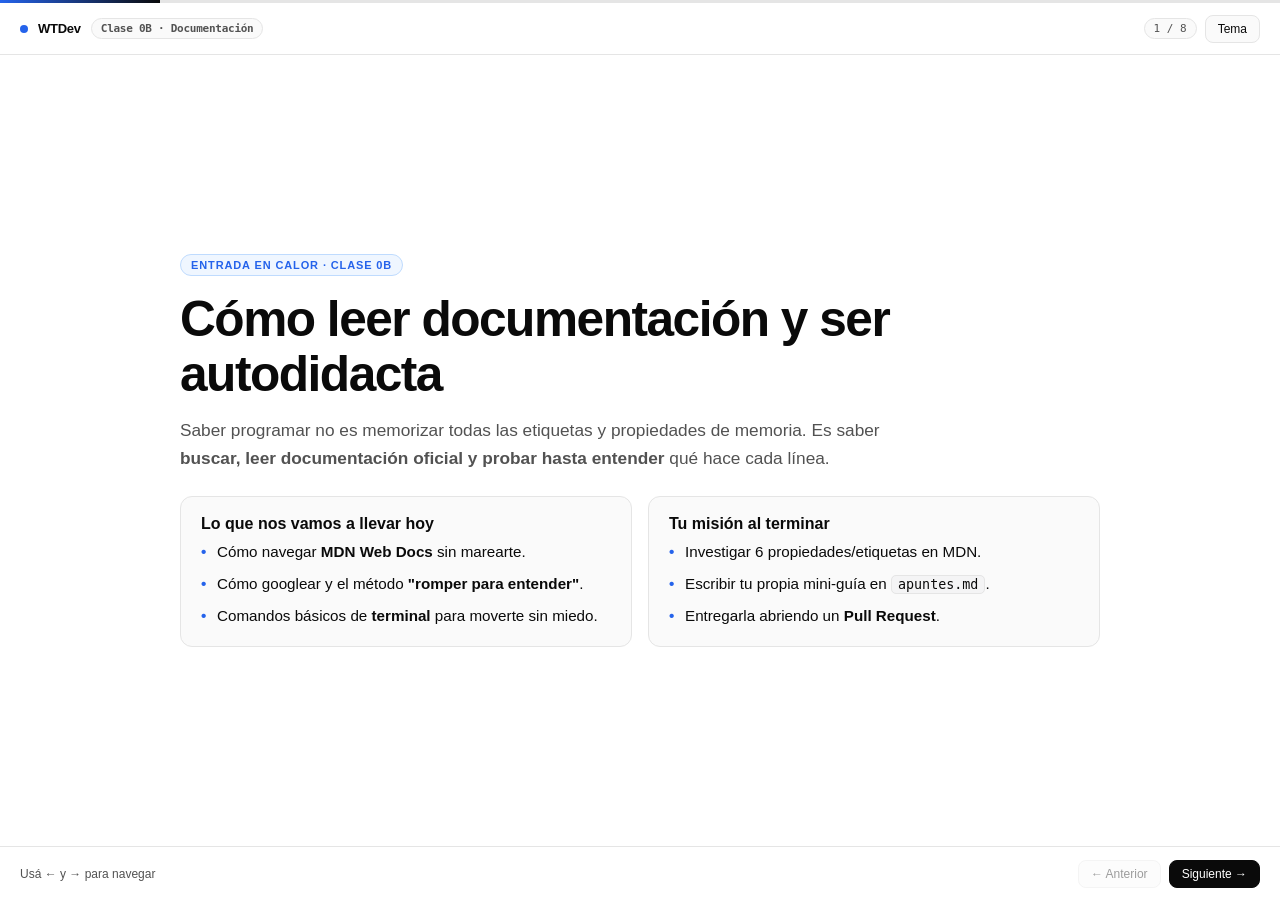
<file: clases/clase-00-documentacion/presentacion.html>
<!doctype html>
<html lang="es">
  <head>
    <meta charset="UTF-8" />
    <meta name="viewport" content="width=device-width, initial-scale=1.0" />
    <title>WTDev — Clase 0B: Cómo Leer Documentación</title>
    <style>
      :root {
        --bg: #ffffff;
        --surface: #fafafa;
        --surface-2: #f4f4f5;
        --hover: #efefef;
        --border: #e5e5e5;
        --border-strong: #d4d4d4;
        --fg: #0a0a0a;
        --muted: #525252;
        --subtle: #737373;
        --cta-bg: #0a0a0a;
        --cta-fg: #ffffff;

        --accent: #2563eb;
        --accent-bg: #eff6ff;
        --accent-border: #bfdbfe;

        --ok-bg: #f0fdf4;
        --ok-fg: #15803d;
        --ok-border: #bbf7d0;

        --err-bg: #fef2f2;
        --err-fg: #b91c1c;
        --err-border: #fecaca;

        --warn-bg: #fffbeb;
        --warn-fg: #b45309;
        --warn-border: #fde68a;

        --code-bg: #0f1117;
        --code-fg: #e5e7eb;
        --code-border: #1f2430;
      }

      :root.dark {
        --bg: #000000;
        --surface: #0a0a0a;
        --surface-2: #121212;
        --hover: #1a1a1a;
        --border: #222222;
        --border-strong: #333333;
        --fg: #f5f5f5;
        --muted: #a3a3a3;
        --subtle: #737373;
        --cta-bg: #ffffff;
        --cta-fg: #000000;

        --accent: #60a5fa;
        --accent-bg: #0b1629;
        --accent-border: #1e3a5f;

        --ok-bg: #052e16;
        --ok-fg: #86efac;
        --ok-border: #14532d;

        --err-bg: #2a0a0a;
        --err-fg: #fca5a5;
        --err-border: #7f1d1d;

        --warn-bg: #1c1405;
        --warn-fg: #fcd34d;
        --warn-border: #451a03;

        --code-bg: #090b10;
        --code-fg: #f3f4f6;
        --code-border: #222733;
      }

      * {
        box-sizing: border-box;
        margin: 0;
        padding: 0;
      }

      html,
      body {
        height: 100%;
      }

      body {
        background: var(--bg);
        color: var(--fg);
        font-family: -apple-system, BlinkMacSystemFont, "Inter", "Segoe UI", Roboto, sans-serif;
        min-height: 100vh;
        display: flex;
        flex-direction: column;
        -webkit-font-smoothing: antialiased;
        overflow-x: hidden;
      }

      .progress-track {
        height: 3px;
        width: 100%;
        background: var(--border);
        flex-shrink: 0;
      }

      .progress-fill {
        height: 100%;
        background: linear-gradient(90deg, var(--accent), var(--fg));
        transition: width 0.25s ease;
      }

      header {
        height: 52px;
        border-bottom: 1px solid var(--border);
        padding: 0 20px;
        display: flex;
        align-items: center;
        justify-content: space-between;
        font-size: 13px;
        flex-shrink: 0;
        background: var(--bg);
      }

      .brand {
        font-weight: 700;
        letter-spacing: -0.02em;
        display: flex;
        align-items: center;
        gap: 10px;
      }

      .brand-dot {
        width: 8px;
        height: 8px;
        border-radius: 999px;
        background: var(--accent);
        display: inline-block;
      }

      .pill {
        font-size: 11px;
        font-family: ui-monospace, SFMono-Regular, Menlo, monospace;
        color: var(--muted);
        border: 1px solid var(--border);
        background: var(--surface);
        padding: 3px 9px;
        border-radius: 999px;
      }

      .controls {
        display: flex;
        align-items: center;
        gap: 8px;
      }

      button {
        cursor: pointer;
        font-family: inherit;
        font-size: 12px;
        font-weight: 500;
        border-radius: 8px;
        border: 1px solid var(--border);
        background: var(--surface);
        color: var(--fg);
        padding: 6px 12px;
        transition: background 0.15s, border-color 0.15s, opacity 0.15s;
      }

      button:hover:not(:disabled) {
        background: var(--hover);
        border-color: var(--border-strong);
      }

      button:disabled {
        opacity: 0.4;
        cursor: not-allowed;
      }

      button.primary {
        background: var(--cta-bg);
        color: var(--cta-fg);
        border-color: var(--cta-bg);
      }

      button.primary:hover:not(:disabled) {
        opacity: 0.88;
      }

      main {
        flex: 1;
        display: flex;
        align-items: center;
        justify-content: center;
        padding: 28px 24px;
      }

      section.slide {
        display: none;
        width: 100%;
        max-width: 920px;
        animation: fadeIn 0.22s ease;
      }

      section.slide.active {
        display: block;
      }

      @keyframes fadeIn {
        from {
          opacity: 0;
          transform: translateY(6px);
        }
        to {
          opacity: 1;
          transform: translateY(0);
        }
      }

      .eyebrow {
        display: inline-block;
        font-size: 11px;
        font-weight: 600;
        text-transform: uppercase;
        letter-spacing: 0.08em;
        color: var(--accent);
        background: var(--accent-bg);
        border: 1px solid var(--accent-border);
        padding: 4px 10px;
        border-radius: 999px;
        margin-bottom: 16px;
      }

      h1 {
        font-size: clamp(2rem, 4.4vw, 3.1rem);
        line-height: 1.1;
        letter-spacing: -0.03em;
        margin-bottom: 16px;
      }

      h2 {
        font-size: clamp(1.5rem, 3vw, 2.15rem);
        line-height: 1.18;
        letter-spacing: -0.025em;
        margin-bottom: 12px;
      }

      h3 {
        font-size: 1rem;
        font-weight: 600;
        margin-bottom: 8px;
      }

      p.lead {
        font-size: 1.08rem;
        line-height: 1.6;
        color: var(--muted);
        max-width: 720px;
        margin-bottom: 24px;
      }

      .grid-2 {
        display: grid;
        grid-template-columns: repeat(2, minmax(0, 1fr));
        gap: 16px;
      }

      .grid-4 {
        display: grid;
        grid-template-columns: repeat(2, minmax(0, 1fr));
        gap: 14px;
      }

      .card {
        background: var(--surface);
        border: 1px solid var(--border);
        border-radius: 12px;
        padding: 18px 20px;
      }

      .card.ok {
        background: var(--ok-bg);
        border-color: var(--ok-border);
      }

      .card.ok h3 {
        color: var(--ok-fg);
      }

      .card.err {
        background: var(--err-bg);
        border-color: var(--err-border);
      }

      .card.err h3 {
        color: var(--err-fg);
      }

      .card.warn {
        background: var(--warn-bg);
        border-color: var(--warn-border);
      }

      .card.warn h3 {
        color: var(--warn-fg);
      }

      ul.clean {
        list-style: none;
        display: flex;
        flex-direction: column;
        gap: 9px;
        font-size: 0.95rem;
        line-height: 1.5;
        color: var(--fg);
      }

      ul.clean li {
        position: relative;
        padding-left: 16px;
      }

      ul.clean li::before {
        content: "•";
        position: absolute;
        left: 0;
        color: var(--accent);
        font-weight: 700;
      }

      code {
        font-family: ui-monospace, SFMono-Regular, Menlo, monospace;
        font-size: 0.88em;
        background: var(--surface-2);
        border: 1px solid var(--border);
        padding: 1px 6px;
        border-radius: 5px;
      }

      pre {
        background: var(--code-bg);
        color: var(--code-fg);
        border: 1px solid var(--code-border);
        border-radius: 10px;
        padding: 14px 16px;
        overflow-x: auto;
        font-family: ui-monospace, SFMono-Regular, Menlo, monospace;
        font-size: 0.86rem;
        line-height: 1.55;
      }

      .step-num {
        display: inline-flex;
        align-items: center;
        justify-content: center;
        width: 24px;
        height: 24px;
        border-radius: 999px;
        background: var(--accent-bg);
        border: 1px solid var(--accent-border);
        color: var(--accent);
        font-size: 12px;
        font-weight: 700;
        margin-bottom: 10px;
      }

      .search-row {
        display: flex;
        align-items: center;
        justify-content: space-between;
        gap: 12px;
        padding: 12px 14px;
        border-radius: 10px;
        border: 1px solid var(--border);
        background: var(--surface);
        font-size: 0.92rem;
      }

      .tag {
        font-size: 11px;
        font-weight: 600;
        padding: 2px 8px;
        border-radius: 999px;
        white-space: nowrap;
      }

      .tag.bad {
        background: var(--err-bg);
        color: var(--err-fg);
        border: 1px solid var(--err-border);
      }

      .tag.good {
        background: var(--ok-bg);
        color: var(--ok-fg);
        border: 1px solid var(--ok-border);
      }

      /* Interactive Playground */
      .demo-wrap {
        display: grid;
        grid-template-columns: 1fr 1fr;
        gap: 16px;
        align-items: stretch;
      }

      .demo-stage {
        background: var(--surface-2);
        border: 1px dashed var(--border-strong);
        border-radius: 12px;
        min-height: 220px;
        display: flex;
        align-items: center;
        justify-content: center;
        padding: 24px;
      }

      .demo-box {
        width: 150px;
        height: 150px;
        background: linear-gradient(135deg, #2563eb, #7c3aed);
        color: #ffffff;
        display: flex;
        align-items: center;
        justify-content: center;
        font-weight: 700;
        font-size: 14px;
        transition: all 0.2s ease;
        user-select: none;
      }

      .slider-group {
        display: flex;
        flex-direction: column;
        gap: 12px;
      }

      .slider-row {
        display: flex;
        flex-direction: column;
        gap: 4px;
        font-size: 13px;
      }

      .slider-label {
        display: flex;
        justify-content: space-between;
        font-family: ui-monospace, SFMono-Regular, Menlo, monospace;
        font-size: 12px;
      }

      input[type="range"] {
        width: 100%;
        accent-color: var(--accent);
      }

      footer {
        height: 54px;
        border-top: 1px solid var(--border);
        padding: 0 20px;
        display: flex;
        align-items: center;
        justify-content: space-between;
        font-size: 12px;
        color: var(--muted);
        flex-shrink: 0;
        background: var(--bg);
      }

      @media (max-width: 720px) {
        .grid-2,
        .grid-4,
        .demo-wrap {
          grid-template-columns: 1fr;
        }
      }
    </style>
  </head>
  <body>
    <div class="progress-track">
      <div class="progress-fill" id="progressFill" style="width: 14%"></div>
    </div>

    <header>
      <div class="brand">
        <span class="brand-dot"></span>
        <span>WTDev</span>
        <span class="pill">Clase 0B · Documentación</span>
      </div>
      <div class="controls">
        <span class="pill" id="slideCounter">1 / 8</span>
        <button type="button" id="themeBtn" title="Cambiar tema">Tema</button>
      </div>
    </header>

    <main>
      <!-- SLIDE 1 -->
      <section class="slide active">
        <span class="eyebrow">Entrada en Calor · Clase 0B</span>
        <h1>Cómo leer documentación y ser autodidacta</h1>
        <p class="lead">
          Saber programar no es memorizar todas las etiquetas y propiedades de memoria. Es saber
          <strong>buscar, leer documentación oficial y probar hasta entender</strong> qué hace cada línea.
        </p>
        <div class="grid-2">
          <div class="card">
            <h3>Lo que nos vamos a llevar hoy</h3>
            <ul class="clean">
              <li>Cómo navegar <strong>MDN Web Docs</strong> sin marearte.</li>
              <li>Cómo googlear y el método <strong>"romper para entender"</strong>.</li>
              <li>Comandos básicos de <strong>terminal</strong> para moverte sin miedo.</li>
            </ul>
          </div>
          <div class="card">
            <h3>Tu misión al terminar</h3>
            <ul class="clean">
              <li>Investigar 6 propiedades/etiquetas en MDN.</li>
              <li>Escribir tu propia mini-guía en <code>apuntes.md</code>.</li>
              <li>Entregarla abriendo un <strong>Pull Request</strong>.</li>
            </ul>
          </div>
        </div>
      </section>

      <!-- SLIDE 2 -->
      <section class="slide">
        <span class="eyebrow">El hábito clave</span>
        <h2>La trampa de copiar y pegar</h2>
        <p class="lead">
          Copiar un ejemplo sin entenderlo te ahorra 2 minutos hoy, pero te frena 2 horas mañana
          cuando necesitás cambiar algo y no sabés qué tocar.
        </p>
        <div class="grid-2">
          <div class="card err">
            <h3>Copiar a ciegas</h3>
            <ul class="clean">
              <li>Pegás el bloque entero del ejemplo esperando que ande.</li>
              <li>Si se rompe el diseño, empezás a probar cosas al azar.</li>
              <li>En el siguiente proyecto no sabés por dónde arrancar.</li>
            </ul>
          </div>
          <div class="card ok">
            <h3>Leer, romper y entender</h3>
            <ul class="clean">
              <li>Leés qué hace la propiedad y qué valores acepta.</li>
              <li>Cambiás 2 valores a propósito para ver qué pasa.</li>
              <li>Podés explicarlo con tus palabras y adaptarlo a cualquier caso.</li>
            </ul>
          </div>
        </div>
      </section>

      <!-- SLIDE 3 -->
      <section class="slide">
        <span class="eyebrow">Mapa de MDN</span>
        <h2>La documentación no se lee como un libro</h2>
        <p class="lead">
          Cuando abrís una página de <strong>MDN Web Docs</strong>, no leas todo de arriba a abajo.
          Andá directo a estas 4 zonas en orden:
        </p>
        <div class="grid-4">
          <div class="card">
            <span class="step-num">1</span>
            <h3>Descripción corta</h3>
            <p style="color: var(--muted); font-size: 0.92rem; line-height: 1.5">
              Las primeras 2 líneas te confirman si esa es la propiedad que estás buscando.
            </p>
          </div>
          <div class="card">
            <span class="step-num">2</span>
            <h3>Ejemplo interactivo (Try it)</h3>
            <p style="color: var(--muted); font-size: 0.92rem; line-height: 1.5">
              Tocá los botones y cambiá valores ahí mismo. Es la forma más rápida de verlo en acción.
            </p>
          </div>
          <div class="card">
            <span class="step-num">3</span>
            <h3>Sintaxis y valores</h3>
            <p style="color: var(--muted); font-size: 0.92rem; line-height: 1.5">
              Mirá qué unidades o palabras clave acepta (ej. <code>px</code>, <code>%</code>, <code>center</code>).
            </p>
          </div>
          <div class="card warn">
            <span class="step-num">4</span>
            <h3>Qué saltear al principio</h3>
            <p style="color: var(--muted); font-size: 0.92rem; line-height: 1.5">
              Ignorá especificaciones W3C y tablas históricas de navegadores viejos.
            </p>
          </div>
        </div>
      </section>

      <!-- SLIDE 4 -->
      <section class="slide">
        <span class="eyebrow">Búsqueda efectiva</span>
        <h2>Cómo googlear como un dev</h2>
        <p class="lead">
          Usá siempre la fórmula: <code>tecnología + qué querés lograr + mdn</code>.
          En inglés suele haber más resultados, pero MDN tiene gran parte traducida al español.
        </p>
        <div style="display: flex; flex-direction: column; gap: 10px">
          <div class="search-row">
            <span>"como hago para que los bordes de mi caja no sean cuadrados en la pagina"</span>
            <span class="tag bad">Muy largo</span>
          </div>
          <div class="search-row">
            <span><code>css border radius mdn</code></span>
            <span class="tag good">Directo al grano</span>
          </div>
          <div class="search-row">
            <span><code>css center items flexbox mdn</code></span>
            <span class="tag good">Directo al grano</span>
          </div>
          <div class="search-row">
            <span><code>css box shadow mdn</code></span>
            <span class="tag good">Directo al grano</span>
          </div>
        </div>
      </section>

      <!-- SLIDE 5 -->
      <section class="slide">
        <span class="eyebrow">Demo en vivo</span>
        <h2>Romper para entender</h2>
        <p class="lead">
          Mové los controles y mirá qué pasa con el CSS y con la caja. Así se prueba una propiedad
          después de leer su documentación:
        </p>
        <div class="demo-wrap">
          <div class="demo-stage">
            <div class="demo-box" id="demoBox">Caja</div>
          </div>
          <div class="card slider-group">
            <div class="slider-row">
              <div class="slider-label">
                <span>border-radius</span>
                <span id="valRadius">12px</span>
              </div>
              <input type="range" id="inRadius" min="0" max="75" value="12" />
            </div>
            <div class="slider-row">
              <div class="slider-label">
                <span>opacity</span>
                <span id="valOpacity">1.00</span>
              </div>
              <input type="range" id="inOpacity" min="15" max="100" value="100" />
            </div>
            <div class="slider-row">
              <div class="slider-label">
                <span>rotate (transform)</span>
                <span id="valRotate">0deg</span>
              </div>
              <input type="range" id="inRotate" min="-45" max="45" value="0" />
            </div>
            <pre id="demoCode">.caja {
  border-radius: 12px;
  opacity: 1;
  transform: rotate(0deg);
}</pre>
          </div>
        </div>
      </section>

      <!-- SLIDE 6 -->
      <section class="slide">
        <span class="eyebrow">Terminal básica</span>
        <h2>Supervivencia en la Terminal</h2>
        <p class="lead">
          La terminal no muerde: es lo mismo que el explorador de carpetas de Windows/Mac, pero con
          texto. Estos <strong>6 comandos</strong> te resuelven el 90% del día a día:
        </p>
        <div class="grid-2">
          <div class="card">
            <h3>Navegar y crear carpetas</h3>
            <ul class="clean">
              <li><code>pwd</code> — muestra <strong>en qué carpeta estás parado</strong>.</li>
              <li><code>ls</code> — lista los archivos y carpetas de ese lugar.</li>
              <li><code>cd carpeta</code> — entra a una carpeta (<code>cd ..</code> sube un nivel).</li>
              <li><code>mkdir nombre</code> — crea una carpeta nueva.</li>
              <li><code>clear</code> — limpia la pantalla cuando hay mucho texto.</li>
            </ul>
          </div>
          <div class="card warn">
            <h3>Atajos y error #1</h3>
            <ul class="clean">
              <li><strong><code>Tab</code>:</strong> autocompleta nombres de carpetas y archivos (evitá tipear todo a mano).</li>
              <li><strong>Flechas <code>↑</code> / <code>↓</code>:</strong> recuperan comandos que ya escribiste.</li>
              <li><strong><code>Ctrl + C</code>:</strong> frena un comando que se quedó colgado.</li>
              <li><strong>Error #1:</strong> correr <code>git</code> o <code>node</code> parado en la carpeta equivocada. Chequeá siempre con <code>pwd</code> y <code>ls</code>.</li>
            </ul>
          </div>
        </div>
      </section>

      <!-- SLIDE 7 -->
      <section class="slide">
        <span class="eyebrow">Consigna práctica</span>
        <h2>Armá tu propia documentación</h2>
        <p class="lead">
          Creá <code>entregas/&lt;tu-usuario&gt;/clase-00-documentacion/apuntes.md</code> y documentá
          <strong>al menos 6 temas</strong> investigados en MDN:
        </p>
        <div class="grid-2">
          <div class="card">
            <h3>Qué temas incluir</h3>
            <ul class="clean">
              <li><strong>3 temas que ya usamos:</strong> <code>width</code> en <code>%</code>, <code>flex-direction</code>, <code>justify-content</code>, <code>align-items</code>, selectores (<code>a img</code> vs <code>.clase</code>).</li>
              <li><strong>3 propiedades nuevas:</strong> buscadas desde cero en MDN (ej. <code>border-radius</code>, <code>box-shadow</code>, <code>opacity</code>, <code>cursor</code>, <code>:hover</code>, <code>gap</code>).</li>
            </ul>
          </div>
          <div class="card">
            <h3>Cada ficha debe tener</h3>
            <ul class="clean">
              <li>Enlace oficial a <strong>MDN</strong>.</li>
              <li>Explicación <strong>con tus palabras</strong> (sin copiar).</li>
              <li>2 o 3 valores principales.</li>
              <li>Un <strong>ejemplo propio</strong> + qué probaste o descubriste.</li>
            </ul>
          </div>
        </div>
      </section>

      <!-- SLIDE 8 -->
      <section class="slide">
        <span class="eyebrow">Entrega en GitHub</span>
        <h2>Subilo como Pull Request</h2>
        <p class="lead">
          Recordá trabajar <strong>solo dentro de tu carpeta</strong> para que el check automático
          <code>evaluar-pr</code> quede en verde.
        </p>
        <pre># 1. Chequeá que estás en curso-repo, actualizá y creá la rama
pwd
git checkout main
git pull origin main
git checkout -b entrega/clase-00-documentacion

# 2. Creá tu carpeta desde la terminal y armá apuntes.md adentro
mkdir entregas/&lt;tu-usuario&gt;/clase-00-documentacion

# 3. Guardá y subí tus cambios
git add .
git commit -m "docs: apuntes de lectura de documentacion"
git push origin entrega/clase-00-documentacion</pre>
        <p style="margin-top: 14px; font-size: 0.92rem; color: var(--muted)">
          Después entrá a tu fork en GitHub → <strong>Compare &amp; pull request</strong> → completá la plantilla (declaración honesta de IA incluida).
        </p>
      </section>
    </main>

    <footer>
      <span>Usá ← y → para navegar</span>
      <div class="controls">
        <button type="button" id="prevBtn">← Anterior</button>
        <button type="button" id="nextBtn" class="primary">Siguiente →</button>
      </div>
    </footer>

    <script>
      const slides = Array.from(document.querySelectorAll('section.slide'));
      const counter = document.getElementById('slideCounter');
      const progress = document.getElementById('progressFill');
      const prevBtn = document.getElementById('prevBtn');
      const nextBtn = document.getElementById('nextBtn');
      const themeBtn = document.getElementById('themeBtn');

      let current = 0;

      function render() {
        slides.forEach((s, i) => s.classList.toggle('active', i === current));
        counter.textContent = `${current + 1} / ${slides.length}`;
        progress.style.width = `${((current + 1) / slides.length) * 100}%`;
        prevBtn.disabled = current === 0;
        nextBtn.disabled = current === slides.length - 1;
      }

      function go(delta) {
        const next = Math.max(0, Math.min(slides.length - 1, current + delta));
        if (next !== current) {
          current = next;
          render();
        }
      }

      prevBtn.addEventListener('click', () => go(-1));
      nextBtn.addEventListener('click', () => go(1));

      window.addEventListener('keydown', (e) => {
        if (e.target && ['INPUT', 'TEXTAREA'].includes(e.target.tagName)) return;
        if (e.key === 'ArrowRight' || e.key === ' ') {
          e.preventDefault();
          go(1);
        } else if (e.key === 'ArrowLeft') {
          e.preventDefault();
          go(-1);
        }
      });

      themeBtn.addEventListener('click', () => {
        document.documentElement.classList.toggle('dark');
      });

      // Demo interactiva Slide 5
      const demoBox = document.getElementById('demoBox');
      const demoCode = document.getElementById('demoCode');
      const inRadius = document.getElementById('inRadius');
      const inOpacity = document.getElementById('inOpacity');
      const inRotate = document.getElementById('inRotate');
      const valRadius = document.getElementById('valRadius');
      const valOpacity = document.getElementById('valOpacity');
      const valRotate = document.getElementById('valRotate');

      function updateDemo() {
        const r = inRadius.value;
        const o = (Number(inOpacity.value) / 100).toFixed(2);
        const rot = inRotate.value;

        valRadius.textContent = `${r}px`;
        valOpacity.textContent = o;
        valRotate.textContent = `${rot}deg`;

        demoBox.style.borderRadius = `${r}px`;
        demoBox.style.opacity = o;
        demoBox.style.transform = `rotate(${rot}deg)`;

        demoCode.textContent = `.caja {\n  border-radius: ${r}px;\n  opacity: ${o};\n  transform: rotate(${rot}deg);\n}`;
      }

      inRadius.addEventListener('input', updateDemo);
      inOpacity.addEventListener('input', updateDemo);
      inRotate.addEventListener('input', updateDemo);
      updateDemo();
      render();
    </script>
  </body>
</html>
</file>
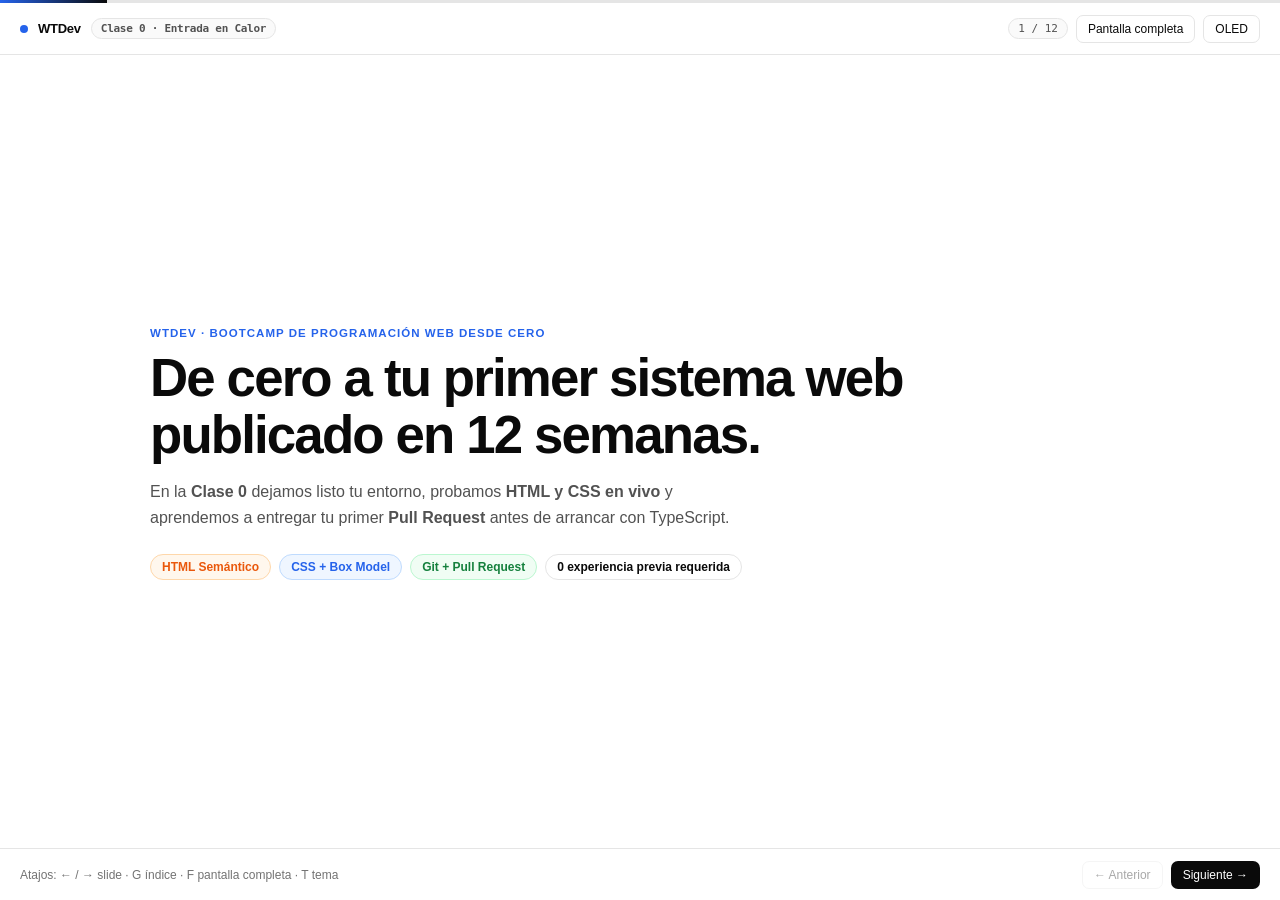
<file: clases/clase-00/presentacion.html>
<!doctype html>
<html lang="es">
  <head>
    <meta charset="UTF-8" />
    <meta name="viewport" content="width=device-width, initial-scale=1.0" />
    <title>WTDev — Clase 0: Entrada en Calor</title>
    <style>
      :root {
        --bg: #ffffff;
        --surface: #fafafa;
        --surface-2: #f4f4f5;
        --hover: #efefef;
        --border: #e5e5e5;
        --border-strong: #d4d4d4;
        --fg: #0a0a0a;
        --muted: #525252;
        --subtle: #737373;
        --cta-bg: #0a0a0a;
        --cta-fg: #ffffff;

        /* Semantic accents */
        --html: #ea580c;
        --html-bg: #fff7ed;
        --html-border: #fed7aa;

        --css: #2563eb;
        --css-bg: #eff6ff;
        --css-border: #bfdbfe;

        --js: #ca8a04;
        --js-bg: #fefce8;
        --js-border: #fef08a;

        --ok-bg: #f0fdf4;
        --ok-fg: #15803d;
        --ok-border: #bbf7d0;

        --warn-bg: #fffbeb;
        --warn-fg: #b45309;
        --warn-border: #fde68a;

        --accent: #2563eb;
        --code-bg: #0f1117;
        --code-fg: #e5e7eb;
        --code-border: #1f2430;
        --code-muted: #9ca3af;

        /* DevTools Box Model colors */
        --bm-margin-bg: rgba(249, 155, 76, 0.22);
        --bm-margin-bd: #ea580c;
        --bm-border-bg: rgba(250, 204, 21, 0.25);
        --bm-border-bd: #ca8a04;
        --bm-padding-bg: rgba(34, 197, 94, 0.2);
        --bm-padding-bd: #16a34a;
        --bm-content-bg: rgba(59, 130, 246, 0.22);
        --bm-content-bd: #2563eb;
      }

      :root.dark {
        --bg: #000000;
        --surface: #0a0a0a;
        --surface-2: #121212;
        --hover: #1a1a1a;
        --border: #222222;
        --border-strong: #333333;
        --fg: #f5f5f5;
        --muted: #a3a3a3;
        --subtle: #737373;
        --cta-bg: #ffffff;
        --cta-fg: #000000;

        --html: #fb923c;
        --html-bg: #1c1008;
        --html-border: #431407;

        --css: #60a5fa;
        --css-bg: #0b1629;
        --css-border: #1e3a5f;

        --js: #facc15;
        --js-bg: #1c1806;
        --js-border: #423306;

        --ok-bg: #052e16;
        --ok-fg: #86efac;
        --ok-border: #14532d;

        --warn-bg: #1c1405;
        --warn-fg: #fcd34d;
        --warn-border: #451a03;

        --accent: #60a5fa;
        --code-bg: #090b10;
        --code-fg: #f3f4f6;
        --code-border: #222733;
        --code-muted: #9ca3af;

        --bm-margin-bg: rgba(251, 146, 60, 0.16);
        --bm-margin-bd: #fb923c;
        --bm-border-bg: rgba(250, 204, 21, 0.16);
        --bm-border-bd: #facc15;
        --bm-padding-bg: rgba(74, 222, 128, 0.16);
        --bm-padding-bd: #4ade80;
        --bm-content-bg: rgba(96, 165, 250, 0.22);
        --bm-content-bd: #60a5fa;
      }

      * {
        box-sizing: border-box;
        margin: 0;
        padding: 0;
      }

      @supports not selector(::-webkit-scrollbar) {
        * {
          scrollbar-width: thin;
          scrollbar-color: var(--border-strong) transparent;
        }
        .code-editor,
        pre.code-block {
          scrollbar-color: #2f3646 transparent;
        }
      }

      ::-webkit-scrollbar {
        width: 6px;
        height: 6px;
      }

      ::-webkit-scrollbar-track {
        background: transparent;
      }

      ::-webkit-scrollbar-thumb {
        background-color: var(--border-strong);
        border-radius: 999px;
      }

      ::-webkit-scrollbar-thumb:hover {
        background-color: var(--subtle);
      }

      ::-webkit-scrollbar-button {
        display: none;
        width: 0;
        height: 0;
      }

      ::-webkit-scrollbar-corner {
        background: transparent;
      }

      .code-editor::-webkit-scrollbar-thumb,
      pre.code-block::-webkit-scrollbar-thumb {
        background-color: #2f3646;
      }

      .code-editor::-webkit-scrollbar-thumb:hover,
      pre.code-block::-webkit-scrollbar-thumb:hover {
        background-color: #4b5563;
      }

      html,
      body {
        height: 100%;
      }

      body {
        background: var(--bg);
        color: var(--fg);
        font-family: -apple-system, BlinkMacSystemFont, "Inter", "Segoe UI", Roboto, sans-serif;
        min-height: 100vh;
        display: flex;
        flex-direction: column;
        -webkit-font-smoothing: antialiased;
        overflow-x: hidden;
      }

      /* Progress bar */
      .progress-track {
        height: 3px;
        width: 100%;
        background: var(--border);
        flex-shrink: 0;
      }
      .progress-fill {
        height: 100%;
        background: linear-gradient(90deg, var(--accent), var(--fg));
        transition: width 0.28s cubic-bezier(0.22, 1, 0.36, 1);
      }

      /* Header */
      header {
        height: 52px;
        border-bottom: 1px solid var(--border);
        padding: 0 20px;
        display: flex;
        align-items: center;
        justify-content: space-between;
        font-size: 13px;
        flex-shrink: 0;
        background: var(--bg);
        z-index: 10;
      }

      .brand {
        font-weight: 700;
        letter-spacing: -0.02em;
        display: flex;
        align-items: center;
        gap: 10px;
      }

      .brand-dot {
        width: 8px;
        height: 8px;
        border-radius: 999px;
        background: var(--accent);
        display: inline-block;
      }

      .pill {
        font-size: 11px;
        font-family: ui-monospace, SFMono-Regular, Menlo, monospace;
        color: var(--muted);
        border: 1px solid var(--border);
        background: var(--surface);
        padding: 3px 9px;
        border-radius: 999px;
      }

      .pill-btn {
        cursor: pointer;
        transition: background 0.15s, border-color 0.15s;
      }
      .pill-btn:hover {
        background: var(--hover);
        border-color: var(--border-strong);
      }

      .controls {
        display: flex;
        align-items: center;
        gap: 8px;
      }

      button {
        cursor: pointer;
        font-family: inherit;
        font-size: 12px;
        font-weight: 500;
        border-radius: 7px;
        border: 1px solid var(--border);
        background: var(--bg);
        color: var(--fg);
        padding: 6px 11px;
        transition: background 0.15s, border-color 0.15s, opacity 0.15s, transform 0.1s;
        display: inline-flex;
        align-items: center;
        gap: 5px;
      }

      button:hover:not(:disabled) {
        background: var(--hover);
        border-color: var(--border-strong);
      }

      button:active:not(:disabled) {
        transform: translateY(1px);
      }

      button:disabled {
        opacity: 0.35;
        cursor: not-allowed;
      }

      button.primary {
        background: var(--cta-bg);
        color: var(--cta-fg);
        border-color: transparent;
      }

      button.primary:hover:not(:disabled) {
        opacity: 0.88;
        background: var(--cta-bg);
      }

      button.chip {
        font-size: 11px;
        padding: 4px 9px;
        border-radius: 999px;
      }
      button.chip.active {
        background: var(--cta-bg);
        color: var(--cta-fg);
        border-color: transparent;
      }

      /* Main stage */
      main {
        flex: 1;
        display: flex;
        align-items: center;
        justify-content: center;
        padding: 24px 28px;
        overflow-y: auto;
      }

      .slide {
        display: none;
        width: 100%;
        max-width: 980px;
        animation: fadeIn 0.22s ease;
      }

      .slide.wide {
        max-width: 1140px;
      }

      .slide.active {
        display: block;
      }

      @keyframes fadeIn {
        from {
          opacity: 0;
          transform: translateY(8px);
        }
        to {
          opacity: 1;
          transform: translateY(0);
        }
      }

      /* Typography */
      .eyebrow {
        font-size: 11.5px;
        font-weight: 700;
        text-transform: uppercase;
        letter-spacing: 0.09em;
        color: var(--accent);
        margin-bottom: 10px;
        display: inline-flex;
        align-items: center;
        gap: 6px;
      }

      h1 {
        font-size: clamp(2.1rem, 4.4vw, 3.3rem);
        line-height: 1.08;
        letter-spacing: -0.035em;
        font-weight: 800;
        margin-bottom: 16px;
      }

      h2 {
        font-size: clamp(1.5rem, 2.8vw, 2.15rem);
        line-height: 1.15;
        letter-spacing: -0.025em;
        font-weight: 750;
        margin-bottom: 10px;
      }

      .lead {
        font-size: 16px;
        line-height: 1.58;
        color: var(--muted);
        max-width: 68ch;
      }

      /* Hero slide */
      .hero-tags {
        display: flex;
        flex-wrap: wrap;
        gap: 8px;
        margin-top: 24px;
      }

      .tag {
        font-size: 12px;
        font-weight: 600;
        padding: 5px 11px;
        border-radius: 999px;
        border: 1px solid var(--border);
        background: var(--bg);
        color: var(--fg);
        display: inline-flex;
        align-items: center;
        gap: 6px;
      }
      .tag.html { color: var(--html); background: var(--html-bg); border-color: var(--html-border); }
      .tag.css { color: var(--css); background: var(--css-bg); border-color: var(--css-border); }
      .tag.js { color: var(--js); background: var(--js-bg); border-color: var(--js-border); }
      .tag.ok { color: var(--ok-fg); background: var(--ok-bg); border-color: var(--ok-border); }

      /* Grids & cards */
      .grid-2 {
        display: grid;
        grid-template-columns: repeat(auto-fit, minmax(280px, 1fr));
        gap: 14px;
        margin-top: 20px;
      }

      .grid-3 {
        display: grid;
        grid-template-columns: repeat(auto-fit, minmax(240px, 1fr));
        gap: 14px;
        margin-top: 20px;
      }

      .card {
        border: 1px solid var(--border);
        background: var(--surface);
        border-radius: 12px;
        padding: 18px;
        display: flex;
        flex-direction: column;
        gap: 6px;
      }

      .card.accent-html { border-top: 3px solid var(--html); }
      .card.accent-css { border-top: 3px solid var(--css); }
      .card.accent-js { border-top: 3px solid var(--js); }
      .card.accent-ok { border-top: 3px solid var(--ok-fg); }

      .card-icon {
        width: 34px;
        height: 34px;
        border-radius: 8px;
        border: 1px solid var(--border);
        background: var(--bg);
        display: inline-flex;
        align-items: center;
        justify-content: center;
        margin-bottom: 4px;
        color: var(--fg);
      }

      .card h3 {
        font-size: 15px;
        font-weight: 650;
      }

      .card p,
      .card li {
        font-size: 13.5px;
        line-height: 1.55;
        color: var(--muted);
      }

      .phase-num {
        font-family: ui-monospace, SFMono-Regular, Menlo, monospace;
        font-size: 11px;
        font-weight: 700;
        color: var(--accent);
        text-transform: uppercase;
        letter-spacing: 0.06em;
      }

      .mini-tags {
        display: flex;
        flex-wrap: wrap;
        gap: 6px;
        margin-top: 8px;
      }
      .mini-tags span {
        font-size: 11px;
        font-family: ui-monospace, SFMono-Regular, Menlo, monospace;
        padding: 2px 7px;
        border-radius: 5px;
        border: 1px solid var(--border);
        background: var(--bg);
        color: var(--muted);
      }

      /* Metrics / Rules slide */
      .metric-val {
        font-size: 26px;
        font-weight: 800;
        letter-spacing: -0.03em;
        color: var(--fg);
      }

      .weight-bar {
        display: flex;
        height: 12px;
        border-radius: 999px;
        overflow: hidden;
        margin: 12px 0 10px;
        border: 1px solid var(--border);
      }
      .w-40 { width: 40%; background: var(--accent); }
      .w-30a { width: 30%; background: var(--ok-fg); }
      .w-30b { width: 30%; background: var(--html); }

      .weight-legend {
        display: flex;
        flex-wrap: wrap;
        gap: 14px;
        font-size: 12.5px;
        color: var(--muted);
      }
      .weight-legend span {
        display: inline-flex;
        align-items: center;
        gap: 6px;
      }
      .dot {
        width: 9px;
        height: 9px;
        border-radius: 999px;
        display: inline-block;
      }

      /* Lists */
      ul.clean {
        list-style: none;
        display: flex;
        flex-direction: column;
        gap: 9px;
        margin-top: 16px;
      }

      ul.clean li {
        border: 1px solid var(--border);
        background: var(--surface);
        border-radius: 9px;
        padding: 11px 14px;
        font-size: 14px;
        line-height: 1.5;
        color: var(--muted);
        display: flex;
        align-items: flex-start;
        gap: 10px;
      }

      ul.clean li strong {
        color: var(--fg);
      }

      .num-badge {
        flex-shrink: 0;
        width: 22px;
        height: 22px;
        border-radius: 6px;
        background: var(--cta-bg);
        color: var(--cta-fg);
        font-family: ui-monospace, SFMono-Regular, Menlo, monospace;
        font-size: 11px;
        font-weight: 700;
        display: inline-flex;
        align-items: center;
        justify-content: center;
        margin-top: 1px;
      }

      /* Code & inline code */
      code {
        font-family: ui-monospace, SFMono-Regular, Menlo, monospace;
        font-size: 0.88em;
        background: var(--surface-2);
        border: 1px solid var(--border);
        padding: 1px 5px;
        border-radius: 4px;
        color: var(--fg);
      }

      pre.code-block {
        margin-top: 14px;
        padding: 16px 18px;
        border-radius: 10px;
        border: 1px solid var(--code-border);
        background: var(--code-bg);
        color: var(--code-fg);
        overflow-x: auto;
        font-family: ui-monospace, SFMono-Regular, Menlo, monospace;
        font-size: 13px;
        line-height: 1.65;
      }
      pre.code-block code {
        background: transparent;
        border: none;
        padding: 0;
        color: inherit;
        font-size: inherit;
      }
      .tok-tag { color: #f87171; }
      .tok-attr { color: #fbbf24; }
      .tok-str { color: #4ade80; }
      .tok-cmt { color: #6b7280; font-style: italic; }
      .tok-hl {
        display: block;
        margin: 2px -18px;
        padding: 2px 18px;
        background: rgba(59, 130, 246, 0.22);
        border-left: 3px solid #60a5fa;
      }

      /* Callout */
      .callout {
        margin-top: 14px;
        padding: 12px 15px;
        border-radius: 9px;
        font-size: 13.5px;
        line-height: 1.5;
        border: 1px solid var(--warn-border);
        background: var(--warn-bg);
        color: var(--warn-fg);
      }
      .callout.ok {
        border-color: var(--ok-border);
        background: var(--ok-bg);
        color: var(--ok-fg);
      }

      /* LIVE PLAYGROUND (HTML & CSS) */
      .playground {
        display: grid;
        grid-template-columns: 1.05fr 0.95fr;
        gap: 14px;
        margin-top: 16px;
        align-items: stretch;
      }

      @media (max-width: 820px) {
        .playground {
          grid-template-columns: 1fr;
        }
      }

      .pane {
        border: 1px solid var(--border);
        border-radius: 12px;
        overflow: hidden;
        display: flex;
        flex-direction: column;
        background: var(--surface);
        min-height: 350px;
      }

      .pane.editor-pane {
        background: var(--code-bg);
        border-color: var(--code-border);
      }

      .pane-bar {
        height: 38px;
        padding: 0 12px;
        border-bottom: 1px solid var(--border);
        display: flex;
        align-items: center;
        justify-content: space-between;
        gap: 8px;
        font-size: 12px;
        background: var(--surface);
      }

      .editor-pane .pane-bar {
        background: #141720;
        border-bottom-color: var(--code-border);
        color: #d1d5db;
      }

      .pane-title {
        font-family: ui-monospace, SFMono-Regular, Menlo, monospace;
        font-size: 11.5px;
        display: inline-flex;
        align-items: center;
        gap: 7px;
      }

      .traffic {
        display: inline-flex;
        gap: 5px;
      }
      .traffic i {
        width: 9px;
        height: 9px;
        border-radius: 999px;
        display: inline-block;
      }
      .t-r { background: #ef4444; }
      .t-y { background: #f59e0b; }
      .t-g { background: #22c55e; }

      .editor-actions {
        display: flex;
        align-items: center;
        gap: 6px;
      }

      .editor-pane button {
        background: #1f2430;
        border-color: #2f3646;
        color: #e5e7eb;
        font-size: 11px;
        padding: 3px 8px;
      }
      .editor-pane button:hover {
        background: #2b3242;
      }
      .editor-pane button.active {
        background: #2563eb;
        border-color: #3b82f6;
        color: #ffffff;
      }

      textarea.code-editor {
        flex: 1;
        width: 100%;
        min-height: 312px;
        resize: none;
        border: none;
        outline: none;
        padding: 14px 16px;
        background: var(--code-bg);
        color: var(--code-fg);
        font-family: ui-monospace, SFMono-Regular, Menlo, monospace;
        font-size: 13px;
        line-height: 1.58;
        tab-size: 2;
      }

      .editor-status {
        padding: 6px 12px;
        font-size: 11px;
        font-family: ui-monospace, SFMono-Regular, Menlo, monospace;
        color: var(--code-muted);
        border-top: 1px solid var(--code-border);
        display: flex;
        justify-content: space-between;
        background: #11141c;
      }
      .editor-status .live-dot {
        color: #4ade80;
      }

      iframe.preview-frame {
        flex: 1;
        width: 100%;
        min-height: 312px;
        border: none;
        background: #ffffff;
      }

      .url-bar {
        flex: 1;
        max-width: 240px;
        font-family: ui-monospace, SFMono-Regular, Menlo, monospace;
        font-size: 11px;
        color: var(--muted);
        background: var(--bg);
        border: 1px solid var(--border);
        border-radius: 6px;
        padding: 2px 8px;
        text-align: center;
      }

      /* Interactive Box Model */
      .bm-layout {
        display: grid;
        grid-template-columns: 1.15fr 0.85fr;
        gap: 18px;
        margin-top: 18px;
        align-items: center;
      }
      @media (max-width: 820px) {
        .bm-layout {
          grid-template-columns: 1fr;
        }
      }

      .bm-stage {
        border: 1px solid var(--border);
        background: var(--surface);
        border-radius: 12px;
        padding: 18px;
        min-height: 310px;
        display: flex;
        align-items: center;
        justify-content: center;
        overflow: hidden;
      }

      .bm-margin {
        border: 2px dashed var(--bm-margin-bd);
        background: var(--bm-margin-bg);
        border-radius: 10px;
        position: relative;
        transition: padding 0.12s ease;
      }
      .bm-border {
        background: var(--bm-border-bg);
        border-style: solid;
        border-color: var(--bm-border-bd);
        border-radius: 8px;
        position: relative;
        transition: border-width 0.12s ease;
      }
      .bm-padding {
        border: 1px dashed var(--bm-padding-bd);
        background: var(--bm-padding-bg);
        border-radius: 5px;
        position: relative;
        transition: padding 0.12s ease;
      }
      .bm-content {
        border: 1px solid var(--bm-content-bd);
        background: var(--bm-content-bg);
        color: var(--fg);
        padding: 14px 20px;
        border-radius: 4px;
        text-align: center;
        font-weight: 700;
        font-size: 13.5px;
        white-space: nowrap;
      }
      .bm-tag {
        position: absolute;
        top: 3px;
        left: 6px;
        font-family: ui-monospace, SFMono-Regular, Menlo, monospace;
        font-size: 10px;
        font-weight: 700;
        text-transform: uppercase;
        letter-spacing: 0.04em;
        opacity: 0.9;
        pointer-events: none;
      }

      .bm-controls {
        border: 1px solid var(--border);
        background: var(--surface);
        border-radius: 12px;
        padding: 18px;
        display: flex;
        flex-direction: column;
        gap: 14px;
      }

      .slider-row {
        display: flex;
        flex-direction: column;
        gap: 5px;
      }
      .slider-head {
        display: flex;
        justify-content: space-between;
        font-size: 12.5px;
        font-weight: 600;
      }
      .slider-head code {
        font-size: 11.5px;
      }
      input[type="range"] {
        width: 100%;
        accent-color: var(--accent);
        cursor: pointer;
      }

      /* Git Flow Diagram */
      .flow-bar {
        display: flex;
        flex-wrap: wrap;
        align-items: center;
        gap: 8px;
        margin-top: 16px;
        padding: 12px 14px;
        border: 1px solid var(--border);
        background: var(--surface);
        border-radius: 10px;
        font-size: 12.5px;
        font-weight: 600;
      }
      .flow-node {
        padding: 5px 10px;
        border-radius: 7px;
        border: 1px solid var(--border);
        background: var(--bg);
      }
      .flow-node.ok {
        border-color: var(--ok-border);
        background: var(--ok-bg);
        color: var(--ok-fg);
      }
      .flow-arrow {
        color: var(--subtle);
        font-family: ui-monospace, SFMono-Regular, Menlo, monospace;
      }

      .steps {
        display: grid;
        grid-template-columns: repeat(auto-fit, minmax(170px, 1fr));
        gap: 10px;
        margin-top: 14px;
      }
      .step {
        border: 1px solid var(--border);
        background: var(--surface);
        border-radius: 10px;
        padding: 13px;
        display: flex;
        flex-direction: column;
        gap: 6px;
      }
      .step-num {
        font-family: ui-monospace, SFMono-Regular, Menlo, monospace;
        font-size: 11px;
        font-weight: 700;
        color: var(--accent);
      }
      .step-title {
        font-size: 14px;
        font-weight: 700;
      }
      .step-desc {
        font-size: 12px;
        color: var(--muted);
        line-height: 1.45;
      }
      .step-cmd {
        margin-top: auto;
        padding: 6px 8px;
        border-radius: 6px;
        background: var(--code-bg);
        color: #93c5fd;
        font-family: ui-monospace, SFMono-Regular, Menlo, monospace;
        font-size: 11px;
        line-height: 1.4;
        word-break: break-word;
      }

      /* Folder tree */
      .tree-card {
        border: 1px solid var(--border);
        background: var(--surface);
        border-radius: 10px;
        padding: 16px;
        font-family: ui-monospace, SFMono-Regular, Menlo, monospace;
        font-size: 13px;
        line-height: 1.8;
      }

      /* Consigna preview card */
      .consigna-grid {
        display: grid;
        grid-template-columns: 1.15fr 0.85fr;
        gap: 18px;
        margin-top: 16px;
        align-items: center;
      }
      @media (max-width: 820px) {
        .consigna-grid {
          grid-template-columns: 1fr;
        }
      }

      .demo-card-wrap {
        border: 1px solid var(--border);
        border-radius: 14px;
        padding: 20px;
        background: linear-gradient(135deg, var(--surface-2), var(--surface));
        display: flex;
        flex-direction: column;
        align-items: center;
        gap: 10px;
      }
      .demo-caption {
        font-size: 11px;
        font-family: ui-monospace, SFMono-Regular, Menlo, monospace;
        color: var(--subtle);
        text-transform: uppercase;
        letter-spacing: 0.06em;
      }
      .demo-page {
        width: 100%;
        max-width: 320px;
        background: #f8fafc;
        color: #0f172a;
        border-radius: 12px;
        overflow: hidden;
        box-shadow: 0 10px 28px rgba(0, 0, 0, 0.1);
        border: 1px solid #cbd5e1;
        display: flex;
        flex-direction: column;
      }
      .demo-page-header {
        background: #0f172a;
        color: #ffffff;
        padding: 14px 16px;
      }
      .demo-page-header h4 {
        font-size: 15px;
        font-weight: 800;
        margin-bottom: 3px;
      }
      .demo-page-header p {
        font-size: 11.5px;
        color: #cbd5e1;
        line-height: 1.4;
        margin: 0;
      }
      .demo-page-main {
        padding: 14px 16px;
      }
      .demo-page-main h5 {
        font-size: 12.5px;
        font-weight: 700;
        color: #0f172a;
        margin-bottom: 8px;
      }
      .demo-page-main ul {
        list-style: none;
        display: flex;
        flex-direction: column;
        gap: 5px;
        margin-bottom: 12px;
        font-size: 12px;
        color: #1e293b;
      }
      .demo-page-main ul li::before {
        content: "✓ ";
        color: #16a34a;
        font-weight: 700;
      }
      .demo-btn {
        display: inline-block;
        background: #0f172a;
        color: #ffffff;
        text-decoration: none;
        padding: 7px 12px;
        border-radius: 7px;
        font-size: 12px;
        font-weight: 600;
      }
      .demo-page-footer {
        background: #ffffff;
        border-top: 1px solid #e2e8f0;
        padding: 9px 16px;
        font-size: 11px;
        color: #64748b;
      }

      /* Overview modal */
      .modal-backdrop {
        position: fixed;
        inset: 0;
        background: rgba(0, 0, 0, 0.6);
        backdrop-filter: blur(4px);
        display: none;
        align-items: center;
        justify-content: center;
        padding: 24px;
        z-index: 50;
      }
      .modal-backdrop.open {
        display: flex;
      }
      .modal {
        width: 100%;
        max-width: 720px;
        max-height: 82vh;
        overflow-y: auto;
        background: var(--bg);
        border: 1px solid var(--border);
        border-radius: 14px;
        padding: 20px;
      }
      .modal-head {
        display: flex;
        align-items: center;
        justify-content: space-between;
        margin-bottom: 14px;
      }
      .modal-grid {
        display: grid;
        grid-template-columns: repeat(auto-fill, minmax(195px, 1fr));
        gap: 10px;
      }
      .slide-thumb {
        text-align: left;
        padding: 12px;
        border-radius: 9px;
        border: 1px solid var(--border);
        background: var(--surface);
        display: flex;
        flex-direction: column;
        align-items: flex-start;
        gap: 4px;
      }
      .slide-thumb.current {
        border-color: var(--accent);
        box-shadow: 0 0 0 1px var(--accent);
      }
      .slide-thumb .st-num {
        font-family: ui-monospace, SFMono-Regular, Menlo, monospace;
        font-size: 11px;
        color: var(--accent);
        font-weight: 700;
      }
      .slide-thumb .st-title {
        font-size: 13px;
        font-weight: 600;
        color: var(--fg);
      }

      /* Footer */
      footer {
        height: 52px;
        border-top: 1px solid var(--border);
        padding: 0 20px;
        display: flex;
        align-items: center;
        justify-content: space-between;
        font-size: 12px;
        color: var(--subtle);
        flex-shrink: 0;
        background: var(--bg);
      }
      @media (max-width: 640px) {
        .shortcuts-hint {
          display: none;
        }
      }
    </style>
  </head>
  <body>
    <div class="progress-track"><div id="progress" class="progress-fill"></div></div>

    <header>
      <div class="brand">
        <span class="brand-dot"></span>
        <span>WTDev</span>
        <span class="pill">Clase 0 · Entrada en Calor</span>
      </div>
      <div class="controls">
        <button id="counterBtn" class="pill pill-btn" type="button" title="Índice de slides (G)">1 / 12</button>
        <button id="fsBtn" type="button" title="Pantalla completa (F)">Pantalla completa</button>
        <button id="themeBtn" type="button" title="Alternar Claro / OLED (T)">OLED</button>
      </div>
    </header>

    <main id="stage">
      <!-- SLIDE 1: PORTADA -->
      <section class="slide active" data-title="Bienvenida">
        <p class="eyebrow">WTDev · Bootcamp de Programación Web desde Cero</p>
        <h1>De cero a tu primer sistema web publicado en 12 semanas.</h1>
        <p class="lead">
          En la <strong>Clase 0</strong> dejamos listo tu entorno, probamos <strong>HTML y CSS en vivo</strong> y
          aprendemos a entregar tu primer <strong>Pull Request</strong> antes de arrancar con TypeScript.
        </p>
        <div class="hero-tags">
          <span class="tag html">HTML Semántico</span>
          <span class="tag css">CSS + Box Model</span>
          <span class="tag ok">Git + Pull Request</span>
          <span class="tag">0 experiencia previa requerida</span>
        </div>
      </section>

      <!-- SLIDE 2: EL MAPA -->
      <section class="slide" data-title="El Mapa · 12 Semanas">
        <p class="eyebrow">El Mapa · 12 Semanas</p>
        <h2>¿Qué vas a construir?</h2>
        <p class="lead">
          No hacemos ejercicios sueltos sin destino: todo converge en un
          <strong>producto web real y vendible</strong> publicado en tu propia cuenta.
        </p>
        <div class="grid-3">
          <div class="card">
            <span class="phase-num">Fase 1 · Semanas 1–4</span>
            <h3>Fundamentos &amp; Lógica</h3>
            <p>Lógica pura en TypeScript, estructuras JSON, manejo del DOM, HTTP, APIs REST y definición de tu MVP.</p>
            <div class="mini-tags">
              <span>TypeScript</span><span>DOM</span><span>REST</span><span>Examen 1</span>
            </div>
          </div>
          <div class="card">
            <span class="phase-num">Fase 2 · Semanas 5–8</span>
            <h3>Frontend Moderno &amp; Datos</h3>
            <p>Interfaces con React + Vite + Tailwind, diseño de base de datos, SQL puro en Supabase y TanStack Query.</p>
            <div class="mini-tags">
              <span>React</span><span>Tailwind</span><span>SQL</span><span>Supabase</span><span>Examen 2</span>
            </div>
          </div>
          <div class="card">
            <span class="phase-num">Fase 3 · Semanas 9–12</span>
            <h3>Producción &amp; Defensa</h3>
            <p>Auth, Roles, RLS, Zustand, Backend propio en Express + JWT, Deploy real con DNS y Defensa Final.</p>
            <div class="mini-tags">
              <span>Auth + RLS</span><span>Express</span><span>JWT</span><span>Deploy</span>
            </div>
          </div>
        </div>
      </section>

      <!-- SLIDE 3: REGLAS DE JUEGO -->
      <section class="slide" data-title="Reglas de Juego">
        <p class="eyebrow">Reglas de Juego</p>
        <h2>Cómo se cursa y se aprueba</h2>
        <div class="grid-3">
          <div class="card">
            <span class="phase-num">Práctica semanal</span>
            <div class="metric-val">6–8 hs</div>
            <p>Lun a jue a tu ritmo. Entrega por Pull Request antes del <strong>jueves 23:59</strong>.</p>
          </div>
          <div class="card">
            <span class="phase-num">Encuentro en vivo</span>
            <div class="metric-val">2–4 hs</div>
            <p>El fin de semana: revisión de PRs, defensa en vivo y tema nuevo.</p>
          </div>
          <div class="card">
            <span class="phase-num">3 Exámenes eliminatorios</span>
            <div class="metric-val">Nota ≥ 7</div>
            <p>Cada fase cierra con examen práctico + oral para avanzar con base sólida.</p>
          </div>
        </div>

        <div class="card" style="margin-top: 14px;">
          <h3>Cómo se compone la nota de cada examen</h3>
          <div class="weight-bar">
            <div class="w-40" title="40% Pseudocódigo tipado en vivo"></div>
            <div class="w-30a" title="30% Defensa oral"></div>
            <div class="w-30b" title="30% Entregable"></div>
          </div>
          <div class="weight-legend">
            <span><i class="dot" style="background: var(--accent)"></i><strong>40%</strong> Pseudocódigo tipado en vivo (sin IA)</span>
            <span><i class="dot" style="background: var(--ok-fg)"></i><strong>30%</strong> Defensa oral</span>
            <span><i class="dot" style="background: var(--html)"></i><strong>30%</strong> Entregable</span>
          </div>
        </div>

        <div class="grid-2" style="margin-top: 14px;">
          <div class="card">
            <h3>Honestidad con la IA</h3>
            <p>Podés usar IA en la semana para destrabarte, <strong>declarándolo en el PR</strong>. Si en clase no sabés explicar una función que subiste, vale <strong>0</strong>.</p>
          </div>
          <div class="card">
            <h3>Cómo pedir ayuda entre semana</h3>
            <p>Primero al grupo. Si nadie la saca, arrobás al profe enviando: <strong>qué probaste + código + error exacto</strong>.</p>
          </div>
        </div>
      </section>

      <!-- SLIDE 4: HERRAMIENTAS -->
      <section class="slide" data-title="Entorno de Trabajo">
        <p class="eyebrow">Herramientas</p>
        <h2>Tu entorno de trabajo</h2>
        <p class="lead">Cuatro herramientas reales de la industria que vamos a usar desde hoy hasta la Semana 12.</p>
        <div class="grid-2">
          <div class="card">
            <div class="card-icon">
              <svg width="18" height="18" viewBox="0 0 24 24" fill="none" stroke="currentColor" stroke-width="2"><polyline points="16 18 22 12 16 6"/><polyline points="8 6 2 12 8 18"/></svg>
            </div>
            <h3>Visual Studio Code</h3>
            <p>Tu editor de código. <strong>Sin Copilot ni autocompletado de IA</strong> en las primeras semanas para entrenar la lógica.</p>
          </div>
          <div class="card">
            <div class="card-icon">
              <svg width="18" height="18" viewBox="0 0 24 24" fill="none" stroke="currentColor" stroke-width="2"><polygon points="12 2 22 8.5 22 15.5 12 22 2 15.5 2 8.5 12 2"/></svg>
            </div>
            <h3>Node.js (LTS)</h3>
            <p>Motor para ejecutar TypeScript directo en tu PC (<code>node archivo.ts</code>) sin configuraciones extra.</p>
          </div>
          <div class="card">
            <div class="card-icon">
              <svg width="18" height="18" viewBox="0 0 24 24" fill="none" stroke="currentColor" stroke-width="2"><circle cx="18" cy="18" r="3"/><circle cx="6" cy="6" r="3"/><path d="M13 6h3a2 2 0 0 1 2 2v7"/><line x1="6" y1="9" x2="6" y2="21"/></svg>
            </div>
            <h3>Git + GitHub</h3>
            <p>Control de versiones profesional y el lugar donde vas a entregar cada tarea vía <strong>Pull Request</strong>.</p>
          </div>
          <div class="card">
            <div class="card-icon">
              <svg width="18" height="18" viewBox="0 0 24 24" fill="none" stroke="currentColor" stroke-width="2"><rect x="3" y="3" width="18" height="18" rx="2"/><line x1="3" y1="9" x2="21" y2="9"/><line x1="9" y1="21" x2="9" y2="9"/></svg>
            </div>
            <h3>WTDev Campus</h3>
            <p>Tu panel de clases, consignas, entregas, notas y proyectos de la cohorte.</p>
          </div>
        </div>
      </section>

      <!-- SLIDE 5: FUNDAMENTOS WEB -->
      <section class="slide" data-title="Cómo Funciona la Web">
        <p class="eyebrow">Fundamentos Web</p>
        <h2>Cómo funciona una página web</h2>
        <p class="lead">
          El navegador (Chrome / Brave) combina <strong>tres capas separadas</strong> para dibujar y darle vida a cualquier pantalla:
        </p>
        <div class="grid-3">
          <div class="card accent-html">
            <span class="tag html" style="align-self: flex-start;">1 · Estructura</span>
            <h3 style="margin-top: 6px;">HTML</h3>
            <p><strong>Qué existe en la pantalla.</strong> Títulos, párrafos, imágenes, listas, formularios y botones. Es el esqueleto y el significado.</p>
          </div>
          <div class="card accent-css">
            <span class="tag css" style="align-self: flex-start;">2 · Presentación</span>
            <h3 style="margin-top: 6px;">CSS</h3>
            <p><strong>Cómo se ve.</strong> Colores, tipografía, espaciados, bordes, sombras y adaptación a celular o computadora.</p>
          </div>
          <div class="card accent-js">
            <span class="tag js" style="align-self: flex-start;">3 · Comportamiento</span>
            <h3 style="margin-top: 6px;">JavaScript / TS</h3>
            <p><strong>Qué hace.</strong> Reacciona a clics, valida datos, calcula totales y conversa con el servidor y la base de datos.</p>
          </div>
        </div>
        <div class="callout ok">
          <strong>Hoy (Clase 0):</strong> dominamos las capas <strong>1 (HTML)</strong> y <strong>2 (CSS)</strong>. En la <strong>Clase 1</strong> arrancamos de lleno con <strong>TypeScript</strong>.
        </div>
      </section>

      <!-- SLIDE 6: PLAYGROUND HTML SEMÁNTICO EN VIVO -->
      <section class="slide wide" data-title="HTML Semántico (En Vivo)">
        <p class="eyebrow">Demo en Vivo · Capa 1</p>
        <h2>HTML Semántico: escribí y mirá el navegador</h2>
        <p class="lead">
          En vez de usar <code>&lt;div&gt;</code> para todo, cada etiqueta dice qué rol cumple. <strong>Editá el código</strong> y mirá cómo cambia al instante:
        </p>

        <div class="playground">
          <div class="pane editor-pane">
            <div class="pane-bar">
              <span class="pane-title">
                <span class="traffic"><i class="t-r"></i><i class="t-y"></i><i class="t-g"></i></span>
                index.html
              </span>
              <div class="editor-actions">
                <button id="htmlCssToggle" type="button" title="Alternar hoja de estilos base">CSS: OFF</button>
                <button id="htmlResetBtn" type="button">Resetear</button>
              </div>
            </div>
            <textarea id="htmlEditor" class="code-editor" spellcheck="false" aria-label="Editor HTML en vivo"></textarea>
            <div class="editor-status">
              <span><span class="live-dot">●</span> Live Preview</span>
              <span id="htmlFocusHint">Clic para editar · Esc para volver a slides</span>
            </div>
          </div>

          <div class="pane">
            <div class="pane-bar">
              <span class="traffic"><i class="t-r"></i><i class="t-y"></i><i class="t-g"></i></span>
              <span class="url-bar">localhost / index.html</span>
              <span class="pill" style="font-size: 10px;">Navegador</span>
            </div>
            <iframe id="htmlPreview" class="preview-frame" sandbox="" title="Vista previa HTML en vivo"></iframe>
          </div>
        </div>
      </section>

      <!-- SLIDE 7: CONECTAR HTML Y CSS -->
      <section class="slide" data-title="Conectar HTML y CSS">
        <p class="eyebrow">Error #1 de Clase 0</p>
        <h2>Cómo conectar <code>index.html</code> con <code>styles.css</code></h2>
        <p class="lead">
          Tener los dos archivos en la misma carpeta <strong>no alcanza</strong>: hay que avisarle al HTML que cargue tu CSS dentro de <code>&lt;head&gt;</code>.
        </p>

        <div class="grid-2" style="align-items: start;">
          <div>
            <div class="tree-card">
              <div>📁 entregas/tu-usuario/clase-00/</div>
              <div>&nbsp;&nbsp;├── 📄 <strong>index.html</strong></div>
              <div>&nbsp;&nbsp;└── 🎨 <strong>styles.css</strong></div>
            </div>
            <div class="callout" style="margin-top: 12px;">
              <strong>Si guardás y no ves ningún estilo:</strong> revisá que la etiqueta <code>&lt;link&gt;</code> esté dentro de <code>&lt;head&gt;</code> y que el nombre <code>styles.css</code> coincida letra por letra (ojo con mayúsculas).
            </div>
          </div>

          <pre class="code-block" style="margin-top: 0;"><code><span class="tok-tag">&lt;!doctype html&gt;</span>
<span class="tok-tag">&lt;html</span> <span class="tok-attr">lang</span>=<span class="tok-str">"es"</span><span class="tok-tag">&gt;</span>
  <span class="tok-tag">&lt;head&gt;</span>
    <span class="tok-tag">&lt;meta</span> <span class="tok-attr">charset</span>=<span class="tok-str">"UTF-8"</span> <span class="tok-tag">/&gt;</span>
    <span class="tok-tag">&lt;title&gt;</span>Barbería Don Pepe<span class="tok-tag">&lt;/title&gt;</span>
<span class="tok-hl">    <span class="tok-tag">&lt;link</span> <span class="tok-attr">rel</span>=<span class="tok-str">"stylesheet"</span> <span class="tok-attr">href</span>=<span class="tok-str">"styles.css"</span> <span class="tok-tag">/&gt;</span></span>
  <span class="tok-tag">&lt;/head&gt;</span>
  <span class="tok-tag">&lt;body&gt;</span>
    <span class="tok-cmt">&lt;!-- Acá va tu página: header, main y footer --&gt;</span>
  <span class="tok-tag">&lt;/body&gt;</span>
<span class="tok-tag">&lt;/html&gt;</span></code></pre>
        </div>
      </section>

      <!-- SLIDE 8: PLAYGROUND CSS EN VIVO -->
      <section class="slide wide" data-title="CSS en Vivo">
        <p class="eyebrow">Demo en Vivo · Capa 2</p>
        <h2>CSS en acción: mismo HTML, distinto diseño</h2>
        <p class="lead">
          El HTML no cambia ni una línea. <strong>Editá las reglas CSS</strong> o probá los presets para ver cómo transforma la página al instante:
        </p>

        <div class="playground">
          <div class="pane editor-pane">
            <div class="pane-bar">
              <span class="pane-title">
                <span class="traffic"><i class="t-r"></i><i class="t-y"></i><i class="t-g"></i></span>
                styles.css
              </span>
              <div class="editor-actions">
                <button type="button" class="css-preset active" data-preset="clean">Minimal</button>
                <button type="button" class="css-preset" data-preset="dark">Oscuro</button>
                <button type="button" class="css-preset" data-preset="warm">Cálido</button>
                <button id="cssResetBtn" type="button">Reset</button>
              </div>
            </div>
            <textarea id="cssEditor" class="code-editor" spellcheck="false" aria-label="Editor CSS en vivo"></textarea>
            <div class="editor-status">
              <span><span class="live-dot">●</span> Live CSS</span>
              <span id="cssFocusHint">Probá cambiar background, border-radius o padding</span>
            </div>
          </div>

          <div class="pane">
            <div class="pane-bar">
              <span class="traffic"><i class="t-r"></i><i class="t-y"></i><i class="t-g"></i></span>
              <span class="url-bar">index.html + styles.css</span>
              <span class="pill" style="font-size: 10px;">En vivo</span>
            </div>
            <iframe id="cssPreview" class="preview-frame" sandbox="" title="Vista previa CSS en vivo"></iframe>
          </div>
        </div>
      </section>

      <!-- SLIDE 9: BOX MODEL INTERACTIVO -->
      <section class="slide wide" data-title="Box Model Interactivo">
        <p class="eyebrow">CSS Esencial · Interactivo</p>
        <h2>El Box Model (con los colores de Chrome DevTools)</h2>
        <p class="lead">
          Todo elemento en la web es una caja de 4 capas. Mové los controles y mirá la diferencia entre <code>padding</code> (adentro) y <code>margin</code> (afuera):
        </p>

        <div class="bm-layout">
          <div class="bm-stage">
            <div id="bmMargin" class="bm-margin" style="padding: 24px;">
              <span class="bm-tag" style="color: var(--bm-margin-bd);">margin</span>
              <div id="bmBorder" class="bm-border" style="border-width: 4px;">
                <span class="bm-tag" style="color: var(--bm-border-bd); top: -18px; left: 2px;">border</span>
                <div id="bmPadding" class="bm-padding" style="padding: 22px;">
                  <span class="bm-tag" style="color: var(--bm-padding-bd);">padding</span>
                  <div class="bm-content">Content · Tu texto o botón</div>
                </div>
              </div>
            </div>
          </div>

          <div class="bm-controls">
            <div class="slider-row">
              <div class="slider-head">
                <span style="color: var(--bm-margin-bd);">Margin (espacio exterior)</span>
                <code id="valMargin">24px</code>
              </div>
              <input id="rangeMargin" type="range" min="0" max="44" value="24" />
            </div>

            <div class="slider-row">
              <div class="slider-head">
                <span style="color: var(--bm-border-bd);">Border (contorno visible)</span>
                <code id="valBorder">4px</code>
              </div>
              <input id="rangeBorder" type="range" min="0" max="14" value="4" />
            </div>

            <div class="slider-row">
              <div class="slider-head">
                <span style="color: var(--bm-padding-bd);">Padding (aire interior)</span>
                <code id="valPadding">22px</code>
              </div>
              <input id="rangePadding" type="range" min="0" max="44" value="22" />
            </div>

            <pre class="code-block" style="margin-top: 4px; padding: 12px 14px; font-size: 12px;"><code id="bmCode">.servicios {
  margin: 24px;
  border: 4px solid;
  padding: 22px;
}</code></pre>
          </div>
        </div>
      </section>

      <!-- SLIDE 10: FLUJO GIT + PR -->
      <section class="slide wide" data-title="Flujo de Entregas (Git + PR)">
        <p class="eyebrow">Flujo Profesional</p>
        <h2>Entregas en 5 pasos (Fork + Pull Request)</h2>
        <p class="lead">
          Una sola vez hacés <strong>Fork</strong> y <code>git clone</code>. Después, todas las semanas repetís estos 5 pasos sin tocar <code>main</code>:
        </p>

        <div class="flow-bar">
          <span class="flow-node">Repo del curso</span>
          <span class="flow-arrow">→</span>
          <span class="flow-node">Tu Fork (GitHub)</span>
          <span class="flow-arrow">→</span>
          <span class="flow-node">Tu PC (rama nueva)</span>
          <span class="flow-arrow">→</span>
          <span class="flow-node">Pull Request</span>
          <span class="flow-arrow">→</span>
          <span class="flow-node ok">✓ Check verde (Guardián)</span>
        </div>

        <div class="steps">
          <div class="step">
            <div class="step-num">01 · SYNC + PULL</div>
            <div class="step-title">Actualizás</div>
            <div class="step-desc">Sync fork en GitHub y bajás cambios a tu PC.</div>
            <div class="step-cmd">git checkout main<br/>git pull origin main</div>
          </div>
          <div class="step">
            <div class="step-num">02 · BRANCH</div>
            <div class="step-title">Creás rama</div>
            <div class="step-desc">Una rama limpia para la entrega de la semana.</div>
            <div class="step-cmd">git checkout -b entrega/clase-00</div>
          </div>
          <div class="step">
            <div class="step-num">03 · TU CARPETA</div>
            <div class="step-title">Editás solo ahí</div>
            <div class="step-desc">Si tocás otra carpeta, el Guardián bloquea el PR.</div>
            <div class="step-cmd">entregas/&lt;tu-usuario&gt;/clase-00/</div>
          </div>
          <div class="step">
            <div class="step-num">04 · COMMIT + PUSH</div>
            <div class="step-title">Subís la rama</div>
            <div class="step-desc">Guardás una foto de tu trabajo y la subís a tu Fork.</div>
            <div class="step-cmd">git add .<br/>git commit -m "feat: clase 00"<br/>git push origin entrega/clase-00</div>
          </div>
          <div class="step">
            <div class="step-num">05 · PULL REQUEST</div>
            <div class="step-title">Abrís el PR</div>
            <div class="step-desc">Completás la plantilla + declaración de IA y verificás check verde.</div>
            <div class="step-cmd">Compare &amp; pull request → ✓ evaluar-pr</div>
          </div>
        </div>
      </section>

      <!-- SLIDE 11: CONSIGNA CLASE 0 -->
      <section class="slide wide" data-title="Consigna Clase 0">
        <p class="eyebrow">Práctica · Entregable 0</p>
        <h2>Consigna de la Clase 0</h2>
        <p class="lead">
          Creá <code>entregas/&lt;tu-usuario-github&gt;/clase-00/index.html</code> y <code>styles.css</code> con una <strong>página de presentación</strong> (tuya o de un comercio local):
        </p>

        <div class="consigna-grid">
          <ul class="clean" style="margin-top: 0;">
            <li><span class="num-badge">1</span><span>Estructura semántica real: <code>&lt;header&gt;</code>, <code>&lt;main&gt;</code> y <code>&lt;footer&gt;</code> en ese orden dentro de <code>&lt;body&gt;</code>.</span></li>
            <li><span class="num-badge">2</span><span>En <code>&lt;header&gt;</code>: título principal (<code>&lt;h1&gt;</code>) y descripción corta (<code>&lt;p&gt;</code>).</span></li>
            <li><span class="num-badge">3</span><span>En <code>&lt;main&gt;</code>: una imagen (<code>&lt;img&gt;</code> con <code>alt</code>), una <code>&lt;section&gt;</code> con <code>&lt;h2&gt;</code>, lista (<code>&lt;ul&gt;</code>/<code>&lt;li&gt;</code>) y un <code>&lt;a&gt;</code> o <code>&lt;button&gt;</code>.</span></li>
            <li><span class="num-badge">4</span><span>En <code>&lt;footer&gt;</code>: horarios, dirección o datos de contacto (<code>&lt;p&gt;</code>).</span></li>
            <li><span class="num-badge">5</span><span>En <code>styles.css</code>: colores sobrios, buen <code>padding</code>, contenido con <code>max-width</code> centrado y pie de página al fondo.</span></li>
          </ul>

          <div class="demo-card-wrap">
            <span class="demo-caption">Ejemplo de referencia (página)</span>
            <div class="demo-page">
              <div class="demo-page-header">
                <h4>Barbería Don Pepe</h4>
                <p>Cortes clásicos y perfilado de barba en Bovril.</p>
              </div>
              <div class="demo-page-main">
                <h5>Nuestros servicios</h5>
                <ul>
                  <li>Corte clásico</li>
                  <li>Perfilado de barba</li>
                  <li>Corte + barba completo</li>
                </ul>
                <span class="demo-btn">Reservar turno</span>
              </div>
              <div class="demo-page-footer">
                Av. San Martín 450 · Lun a Sáb 9 a 20 hs
              </div>
            </div>
          </div>
        </div>
      </section>

      <!-- SLIDE 12: PRÓXIMOS PASOS -->
      <section class="slide" data-title="Próximos Pasos">
        <p class="eyebrow">Próximos Pasos</p>
        <h2>¿Qué hacés hoy mismo?</h2>
        <ul class="clean">
          <li><span class="num-badge">1</span><span>Creá tu cuenta en <strong>WTDev Campus</strong> con tu nombre y tu usuario exacto de GitHub.</span></li>
          <li><span class="num-badge">2</span><span>Instalá <strong>VS Code</strong>, <strong>Node.js LTS</strong>, <strong>Git</strong> y hacé el <strong>Fork</strong> del repositorio del curso.</span></li>
          <li><span class="num-badge">3</span><span>Armá tu página de Clase 0 y abrí tu primer <strong>Pull Request</strong> antes de la Clase 1.</span></li>
          <li><span class="num-badge">4</span><span>En la <strong>Clase 1</strong> lo revisamos y mergeamos en vivo antes de arrancar con TypeScript.</span></li>
        </ul>
        <div class="callout ok" style="display: flex; align-items: center; justify-content: space-between; flex-wrap: wrap; gap: 10px;">
          <span><strong>¡Arrancamos!</strong> Cualquier traba con la instalación o Git, primero al grupo.</span>
          <button id="restartBtn" type="button">↺ Volver al inicio</button>
        </div>
      </section>
    </main>

    <footer>
      <span class="shortcuts-hint">Atajos: ← / → slide · G índice · F pantalla completa · T tema</span>
      <div class="controls">
        <button id="prevBtn" type="button">← Anterior</button>
        <button id="nextBtn" type="button" class="primary">Siguiente →</button>
      </div>
    </footer>

    <!-- Modal Índice de Slides -->
    <div id="overviewModal" class="modal-backdrop" role="dialog" aria-modal="true" aria-label="Índice de diapositivas">
      <div class="modal">
        <div class="modal-head">
          <strong>Índice · Clase 0</strong>
          <button id="closeModalBtn" type="button">Cerrar (Esc)</button>
        </div>
        <div id="modalGrid" class="modal-grid"></div>
      </div>
    </div>

    <script>
      /* ================================
         NAVEGACIÓN, HASH, TEMA & MODAL
         ================================ */
      const slides = Array.from(document.querySelectorAll('.slide'));
      const progress = document.getElementById('progress');
      const counterBtn = document.getElementById('counterBtn');
      const prevBtn = document.getElementById('prevBtn');
      const nextBtn = document.getElementById('nextBtn');
      const themeBtn = document.getElementById('themeBtn');
      const fsBtn = document.getElementById('fsBtn');
      const restartBtn = document.getElementById('restartBtn');
      const overviewModal = document.getElementById('overviewModal');
      const modalGrid = document.getElementById('modalGrid');
      const closeModalBtn = document.getElementById('closeModalBtn');

      function getInitialSlide() {
        const match = window.location.hash.match(/^#slide-(\d+)$/);
        if (match) {
          const n = parseInt(match[1], 10) - 1;
          if (n >= 0 && n < slides.length) return n;
        }
        return 0;
      }

      let index = getInitialSlide();

      function renderSlides(updateHash = true) {
        slides.forEach((s, i) => s.classList.toggle('active', i === index));
        const pct = ((index + 1) / slides.length) * 100;
        progress.style.width = pct + '%';
        counterBtn.textContent = `${index + 1} / ${slides.length}`;
        prevBtn.disabled = index === 0;
        nextBtn.disabled = index === slides.length - 1;
        if (updateHash) {
          history.replaceState(null, '', `#slide-${index + 1}`);
        }
        updateOverviewHighlight();
      }

      function goTo(newIndex) {
        const clamped = Math.max(0, Math.min(slides.length - 1, newIndex));
        if (clamped !== index) {
          index = clamped;
          renderSlides();
        }
      }

      /* Theme with localStorage */
      function applyTheme(dark) {
        document.documentElement.classList.toggle('dark', dark);
        themeBtn.textContent = dark ? 'Claro' : 'OLED';
        try { localStorage.setItem('wtdev-clase0-theme', dark ? 'dark' : 'light'); } catch {}
      }

      function toggleTheme() {
        applyTheme(!document.documentElement.classList.contains('dark'));
      }

      try {
        const savedTheme = localStorage.getItem('wtdev-clase0-theme');
        if (savedTheme === 'dark') applyTheme(true);
      } catch {}

      /* Fullscreen */
      function toggleFullscreen() {
        if (!document.fullscreenElement) {
          document.documentElement.requestFullscreen?.();
        } else {
          document.exitFullscreen?.();
        }
      }
      document.addEventListener('fullscreenchange', () => {
        fsBtn.textContent = document.fullscreenElement ? 'Salir' : 'Pantalla completa';
      });

      /* Overview modal */
      function buildOverview() {
        modalGrid.innerHTML = '';
        slides.forEach((s, i) => {
          const btn = document.createElement('button');
          btn.type = 'button';
          btn.className = 'slide-thumb';
          btn.innerHTML = `<span class="st-num">Slide ${String(i + 1).padStart(2, '0')}</span><span class="st-title">${s.dataset.title || 'Slide ' + (i + 1)}</span>`;
          btn.addEventListener('click', () => {
            goTo(i);
            closeModal();
          });
          modalGrid.appendChild(btn);
        });
      }

      function updateOverviewHighlight() {
        const thumbs = modalGrid.querySelectorAll('.slide-thumb');
        thumbs.forEach((t, i) => t.classList.toggle('current', i === index));
      }

      function openModal() {
        overviewModal.classList.add('open');
        updateOverviewHighlight();
      }
      function closeModal() {
        overviewModal.classList.remove('open');
      }

      counterBtn.addEventListener('click', openModal);
      closeModalBtn.addEventListener('click', closeModal);
      overviewModal.addEventListener('click', (e) => {
        if (e.target === overviewModal) closeModal();
      });

      prevBtn.addEventListener('click', () => goTo(index - 1));
      nextBtn.addEventListener('click', () => goTo(index + 1));
      themeBtn.addEventListener('click', toggleTheme);
      fsBtn.addEventListener('click', toggleFullscreen);
      restartBtn.addEventListener('click', () => goTo(0));

      window.addEventListener('hashchange', () => {
        index = getInitialSlide();
        renderSlides(false);
      });

      /* Keyboard shortcuts (disabled while editing code/sliders) */
      function isEditing(el) {
        return el && (el.tagName === 'TEXTAREA' || el.tagName === 'INPUT' || el.isContentEditable);
      }

      window.addEventListener('keydown', (e) => {
        if (e.key === 'Escape') {
          if (overviewModal.classList.contains('open')) {
            closeModal();
            return;
          }
          if (isEditing(document.activeElement)) {
            document.activeElement.blur();
            return;
          }
        }

        if (isEditing(document.activeElement) || overviewModal.classList.contains('open')) {
          return;
        }

        if (e.key === 'ArrowRight' || e.key === ' ') {
          e.preventDefault();
          goTo(index + 1);
        } else if (e.key === 'ArrowLeft') {
          e.preventDefault();
          goTo(index - 1);
        } else if (e.key.toLowerCase() === 't') {
          toggleTheme();
        } else if (e.key.toLowerCase() === 'g') {
          openModal();
        } else if (e.key.toLowerCase() === 'f') {
          toggleFullscreen();
        }
      });

      /* Touch swipe (ignored inside editors/ranges) */
      let touchStartX = null;
      document.getElementById('stage').addEventListener('touchstart', (e) => {
        if (isEditing(e.target)) return;
        touchStartX = e.changedTouches[0].clientX;
      }, { passive: true });

      document.getElementById('stage').addEventListener('touchend', (e) => {
        if (touchStartX === null) return;
        const dx = e.changedTouches[0].clientX - touchStartX;
        touchStartX = null;
        if (Math.abs(dx) > 55) {
          if (dx < 0) goTo(index + 1);
          else goTo(index - 1);
        }
      }, { passive: true });

      /* Support Tab key inside code editors */
      function enableTabIndent(textarea) {
        textarea.addEventListener('keydown', (e) => {
          if (e.key === 'Tab') {
            e.preventDefault();
            const start = textarea.selectionStart;
            const end = textarea.selectionEnd;
            textarea.value = textarea.value.substring(0, start) + '  ' + textarea.value.substring(end);
            textarea.selectionStart = textarea.selectionEnd = start + 2;
            textarea.dispatchEvent(new Event('input'));
          }
        });
      }

      /* ================================
         PLAYGROUND #1: HTML SEMÁNTICO
         ================================ */
      const DEFAULT_HTML = `<header>
  <h1>Barbería Don Pepe</h1>
  <p>Cortes clásicos y perfilado de barba en Bovril.</p>
</header>

<main>
  <section class="servicios">
    <h2>Nuestros servicios</h2>
    <ul>
      <li>Corte clásico</li>
      <li>Perfilado de barba</li>
      <li>Corte + barba</li>
    </ul>
    <a href="#reservar" class="boton">Reservar turno</a>
  </section>
</main>

<footer>
  <p>Av. San Martín 450 · Lun a Sáb 9 a 20 hs</p>
</footer>`;

      const HTML_BASE_CSS = `
        * { box-sizing: border-box; }
        body {
          font-family: system-ui, -apple-system, sans-serif;
          background: #f4f4f5;
          color: #0a0a0a;
          min-height: 100vh;
          margin: 0;
          display: flex;
          flex-direction: column;
        }
        header {
          background: #0f172a;
          color: #ffffff;
          padding: 20px 24px;
        }
        header h1 { margin: 0 0 4px; font-size: 20px; }
        header p { margin: 0; color: #cbd5e1; font-size: 13px; }
        main {
          flex: 1;
          padding: 20px 24px;
        }
        .servicios {
          background: #ffffff;
          border: 1px solid #e5e5e5;
          border-radius: 10px;
          padding: 18px 20px;
          max-width: 460px;
        }
        h2 { margin: 0 0 10px; font-size: 16px; color: #0a0a0a; }
        ul { padding-left: 18px; margin: 0 0 16px; color: #262626; font-size: 14px; line-height: 1.7; }
        .boton {
          display: inline-block;
          background: #0a0a0a;
          color: #ffffff;
          text-decoration: none;
          padding: 9px 16px;
          border-radius: 8px;
          font-size: 13px;
          font-weight: 600;
        }
        footer {
          background: #ffffff;
          border-top: 1px solid #e5e5e5;
          padding: 12px 24px;
          font-size: 12px;
          color: #525252;
        }
        footer p { margin: 0; }
      `;

      const htmlEditor = document.getElementById('htmlEditor');
      const htmlPreview = document.getElementById('htmlPreview');
      const htmlCssToggle = document.getElementById('htmlCssToggle');
      const htmlResetBtn = document.getElementById('htmlResetBtn');
      const htmlFocusHint = document.getElementById('htmlFocusHint');
      let htmlWithCss = false;

      const PREVIEW_SCROLLBAR_CSS = `
        @supports not selector(::-webkit-scrollbar) {
          * { scrollbar-width: thin; scrollbar-color: #d4d4d4 transparent; }
        }
        ::-webkit-scrollbar { width: 6px; height: 6px; }
        ::-webkit-scrollbar-track { background: transparent; }
        ::-webkit-scrollbar-thumb { background: #d4d4d4; border-radius: 999px; }
        ::-webkit-scrollbar-thumb:hover { background: #a3a3a3; }
        ::-webkit-scrollbar-button { display: none; width: 0; height: 0; }
        ::-webkit-scrollbar-corner { background: transparent; }
      `;

      function updateHtmlPreview() {
        const css = htmlWithCss
          ? `<style>${PREVIEW_SCROLLBAR_CSS}${HTML_BASE_CSS}</style>`
          : `<style>${PREVIEW_SCROLLBAR_CSS}body{padding:16px;margin:0;}</style>`;
        htmlPreview.srcdoc = `<!doctype html><html lang="es"><head><meta charset="UTF-8"/>${css}</head><body>${htmlEditor.value}</body></html>`;
      }

      htmlEditor.value = DEFAULT_HTML;
      enableTabIndent(htmlEditor);
      htmlEditor.addEventListener('input', updateHtmlPreview);
      htmlEditor.addEventListener('focus', () => {
        htmlFocusHint.textContent = 'Editando en vivo · Esc para volver a slides';
      });
      htmlEditor.addEventListener('blur', () => {
        htmlFocusHint.textContent = 'Clic para editar · Esc para volver a slides';
      });

      htmlCssToggle.addEventListener('click', () => {
        htmlWithCss = !htmlWithCss;
        htmlCssToggle.textContent = htmlWithCss ? 'CSS: ON' : 'CSS: OFF';
        htmlCssToggle.classList.toggle('active', htmlWithCss);
        updateHtmlPreview();
      });

      htmlResetBtn.addEventListener('click', () => {
        htmlEditor.value = DEFAULT_HTML;
        updateHtmlPreview();
      });

      updateHtmlPreview();

      /* ================================
         PLAYGROUND #2: CSS EN VIVO
         ================================ */
      const CSS_PRESETS = {
        clean: `* { box-sizing: border-box; }

body {
  font-family: system-ui, sans-serif;
  background: #f4f4f5;
  color: #0a0a0a;
  margin: 0;
  min-height: 100vh;
  display: flex;
  flex-direction: column;
}

header {
  background: #0f172a;
  color: #ffffff;
  padding: 20px 24px;
}

header h1 { margin: 0 0 4px; font-size: 20px; }
header p { margin: 0; color: #cbd5e1; font-size: 13px; }

main {
  flex: 1;
  padding: 20px 24px;
}

.servicios {
  background: #ffffff;
  padding: 18px 20px;
  border-radius: 10px;
  border: 1px solid #e5e5e5;
}

.boton {
  display: inline-block;
  margin-top: 8px;
  background: #0a0a0a;
  color: #ffffff;
  padding: 9px 16px;
  border-radius: 8px;
  text-decoration: none;
  font-weight: 600;
}

footer {
  background: #ffffff;
  border-top: 1px solid #e5e5e5;
  padding: 12px 24px;
  font-size: 12px;
  color: #525252;
}`,
        dark: `* { box-sizing: border-box; }

body {
  font-family: system-ui, sans-serif;
  background: #09090b;
  color: #fafafa;
  margin: 0;
  min-height: 100vh;
  display: flex;
  flex-direction: column;
}

header {
  background: #18181b;
  border-bottom: 1px solid #27272a;
  padding: 20px 24px;
}

header h1 { margin: 0 0 4px; font-size: 20px; color: #60a5fa; }
header p { margin: 0; color: #a1a1aa; font-size: 13px; }

main {
  flex: 1;
  padding: 20px 24px;
}

.servicios {
  background: #18181b;
  padding: 18px 20px;
  border-radius: 12px;
  border: 1px solid #27272a;
}

.boton {
  display: inline-block;
  margin-top: 8px;
  background: #2563eb;
  color: #ffffff;
  padding: 9px 18px;
  border-radius: 999px;
  text-decoration: none;
  font-weight: 600;
}

footer {
  background: #18181b;
  border-top: 1px solid #27272a;
  padding: 12px 24px;
  font-size: 12px;
  color: #71717a;
}`,
        warm: `* { box-sizing: border-box; }

body {
  font-family: Georgia, serif;
  background: #fef3c7;
  color: #451a03;
  margin: 0;
  min-height: 100vh;
  display: flex;
  flex-direction: column;
}

header {
  background: #78350f;
  color: #fffbeb;
  padding: 20px 24px;
}

header h1 { margin: 0 0 4px; font-size: 21px; }
header p { margin: 0; color: #fde68a; font-size: 13px; }

main {
  flex: 1;
  padding: 20px 24px;
}

.servicios {
  background: #fffbeb;
  padding: 18px 20px;
  border-radius: 8px;
  border: 2px solid #d97706;
  box-shadow: 5px 5px 0 #d97706;
}

.boton {
  display: inline-block;
  margin-top: 8px;
  background: #b45309;
  color: #ffffff;
  padding: 9px 16px;
  border-radius: 6px;
  text-decoration: none;
  font-family: system-ui, sans-serif;
  font-weight: 700;
}

footer {
  background: #fde68a;
  border-top: 2px solid #d97706;
  padding: 12px 24px;
  font-size: 12px;
  color: #78350f;
}`
      };

      const cssEditor = document.getElementById('cssEditor');
      const cssPreview = document.getElementById('cssPreview');
      const cssResetBtn = document.getElementById('cssResetBtn');
      const cssPresetBtns = Array.from(document.querySelectorAll('.css-preset'));
      const cssFocusHint = document.getElementById('cssFocusHint');
      let activePreset = 'clean';

      function updateCssPreview() {
        cssPreview.srcdoc = `<!doctype html><html lang="es"><head><meta charset="UTF-8"/><style>${PREVIEW_SCROLLBAR_CSS}${cssEditor.value}</style></head><body>${DEFAULT_HTML}</body></html>`;
      }

      cssEditor.value = CSS_PRESETS.clean;
      enableTabIndent(cssEditor);
      cssEditor.addEventListener('input', updateCssPreview);
      cssEditor.addEventListener('focus', () => {
        cssFocusHint.textContent = 'Editando CSS · Esc para volver a slides';
      });
      cssEditor.addEventListener('blur', () => {
        cssFocusHint.textContent = 'Probá cambiar background, border-radius o padding';
      });

      cssPresetBtns.forEach((btn) => {
        btn.addEventListener('click', () => {
          activePreset = btn.dataset.preset;
          cssPresetBtns.forEach((b) => b.classList.toggle('active', b === btn));
          cssEditor.value = CSS_PRESETS[activePreset];
          updateCssPreview();
        });
      });

      cssResetBtn.addEventListener('click', () => {
        cssEditor.value = CSS_PRESETS[activePreset];
        updateCssPreview();
      });

      updateCssPreview();

      /* ================================
         BOX MODEL INTERACTIVO
         ================================ */
      const rangeMargin = document.getElementById('rangeMargin');
      const rangeBorder = document.getElementById('rangeBorder');
      const rangePadding = document.getElementById('rangePadding');
      const valMargin = document.getElementById('valMargin');
      const valBorder = document.getElementById('valBorder');
      const valPadding = document.getElementById('valPadding');
      const bmMargin = document.getElementById('bmMargin');
      const bmBorder = document.getElementById('bmBorder');
      const bmPadding = document.getElementById('bmPadding');
      const bmCode = document.getElementById('bmCode');

      function updateBoxModel() {
        const m = rangeMargin.value;
        const b = rangeBorder.value;
        const p = rangePadding.value;
        valMargin.textContent = `${m}px`;
        valBorder.textContent = `${b}px`;
        valPadding.textContent = `${p}px`;
        bmMargin.style.padding = `${m}px`;
        bmBorder.style.borderWidth = `${b}px`;
        bmPadding.style.padding = `${p}px`;
        bmCode.textContent = `.servicios {\n  margin: ${m}px;\n  border: ${b}px solid;\n  padding: ${p}px;\n}`;
      }

      rangeMargin.addEventListener('input', updateBoxModel);
      rangeBorder.addEventListener('input', updateBoxModel);
      rangePadding.addEventListener('input', updateBoxModel);
      updateBoxModel();

      /* Init */
      buildOverview();
      renderSlides(false);
    </script>
  </body>
</html>
</file>
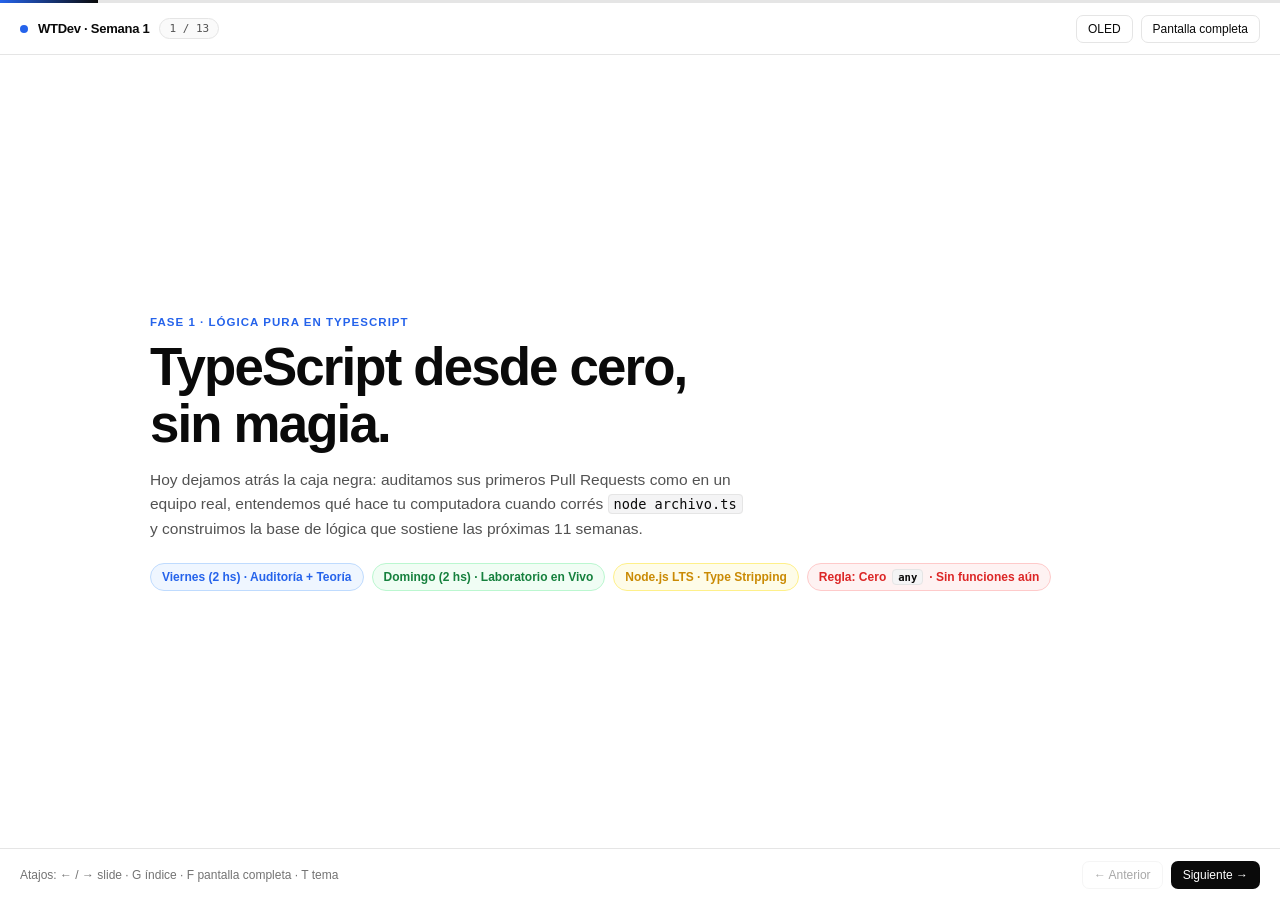
<file: clases/semana-01/presentacion.html>
<!doctype html>
<html lang="es">
  <head>
    <meta charset="UTF-8" />
    <meta name="viewport" content="width=device-width, initial-scale=1.0" />
    <title>WTDev — Semana 1: TypeScript desde Cero, Sin Magia</title>
    <style>
      :root {
        --bg: #ffffff;
        --surface: #fafafa;
        --surface-2: #f4f4f5;
        --hover: #efefef;
        --border: #e5e5e5;
        --border-strong: #d4d4d4;
        --fg: #0a0a0a;
        --muted: #525252;
        --subtle: #737373;
        --cta-bg: #0a0a0a;
        --cta-fg: #ffffff;

        /* Semantic accents */
        --ts: #2563eb;
        --ts-bg: #eff6ff;
        --ts-border: #bfdbfe;

        --node: #15803d;
        --node-bg: #f0fdf4;
        --node-border: #bbf7d0;

        --js: #ca8a04;
        --js-bg: #fefce8;
        --js-border: #fef08a;

        --err: #dc2626;
        --err-bg: #fef2f2;
        --err-border: #fecaca;

        --ok-bg: #f0fdf4;
        --ok-fg: #15803d;
        --ok-border: #bbf7d0;

        --warn-bg: #fffbeb;
        --warn-fg: #b45309;
        --warn-border: #fde68a;

        --accent: #2563eb;
        --code-bg: #0f1117;
        --code-fg: #e5e7eb;
        --code-border: #1f2430;
        --code-muted: #9ca3af;
      }

      :root.dark {
        --bg: #000000;
        --surface: #0a0a0a;
        --surface-2: #121212;
        --hover: #1a1a1a;
        --border: #222222;
        --border-strong: #333333;
        --fg: #f5f5f5;
        --muted: #a3a3a3;
        --subtle: #737373;
        --cta-bg: #ffffff;
        --cta-fg: #000000;

        --ts: #60a5fa;
        --ts-bg: #0b1629;
        --ts-border: #1e3a5f;

        --node: #4ade80;
        --node-bg: #052e16;
        --node-border: #14532d;

        --js: #facc15;
        --js-bg: #1c1806;
        --js-border: #423306;

        --err: #f87171;
        --err-bg: #2a0a0a;
        --err-border: #7f1d1d;

        --ok-bg: #052e16;
        --ok-fg: #86efac;
        --ok-border: #14532d;

        --warn-bg: #1c1405;
        --warn-fg: #fcd34d;
        --warn-border: #451a03;

        --accent: #60a5fa;
        --code-bg: #090b10;
        --code-fg: #f3f4f6;
        --code-border: #222733;
        --code-muted: #9ca3af;
      }

      * {
        box-sizing: border-box;
        margin: 0;
        padding: 0;
      }

      @supports not selector(::-webkit-scrollbar) {
        * {
          scrollbar-width: thin;
          scrollbar-color: var(--border-strong) transparent;
        }
        pre.code-block {
          scrollbar-color: #2f3646 transparent;
        }
      }

      ::-webkit-scrollbar { width: 6px; height: 6px; }
      ::-webkit-scrollbar-track { background: transparent; }
      ::-webkit-scrollbar-thumb { background-color: var(--border-strong); border-radius: 999px; }
      ::-webkit-scrollbar-thumb:hover { background-color: var(--subtle); }
      ::-webkit-scrollbar-button { display: none; width: 0; height: 0; }
      ::-webkit-scrollbar-corner { background: transparent; }

      html, body { height: 100%; }

      body {
        background: var(--bg);
        color: var(--fg);
        font-family: -apple-system, BlinkMacSystemFont, "Inter", "Segoe UI", Roboto, sans-serif;
        min-height: 100vh;
        display: flex;
        flex-direction: column;
        -webkit-font-smoothing: antialiased;
        overflow-x: hidden;
      }

      /* Progress bar */
      .progress-track {
        height: 3px;
        width: 100%;
        background: var(--border);
        flex-shrink: 0;
      }
      .progress-fill {
        height: 100%;
        background: linear-gradient(90deg, var(--accent), var(--fg));
        transition: width 0.28s cubic-bezier(0.22, 1, 0.36, 1);
      }

      /* Header */
      header {
        height: 52px;
        border-bottom: 1px solid var(--border);
        padding: 0 20px;
        display: flex;
        align-items: center;
        justify-content: space-between;
        font-size: 13px;
        flex-shrink: 0;
        background: var(--bg);
        z-index: 10;
      }

      .brand {
        font-weight: 700;
        letter-spacing: -0.02em;
        display: flex;
        align-items: center;
        gap: 10px;
      }
      .brand-dot {
        width: 8px;
        height: 8px;
        border-radius: 999px;
        background: var(--accent);
        display: inline-block;
      }

      .pill {
        font-size: 11px;
        font-family: ui-monospace, SFMono-Regular, Menlo, monospace;
        color: var(--muted);
        border: 1px solid var(--border);
        background: var(--surface);
        padding: 3px 9px;
        border-radius: 999px;
      }
      .pill-btn {
        cursor: pointer;
        transition: background 0.15s, border-color 0.15s;
      }
      .pill-btn:hover {
        background: var(--hover);
        border-color: var(--border-strong);
      }

      .controls {
        display: flex;
        align-items: center;
        gap: 8px;
      }

      button {
        cursor: pointer;
        font-family: inherit;
        font-size: 12px;
        font-weight: 500;
        border-radius: 7px;
        border: 1px solid var(--border);
        background: var(--bg);
        color: var(--fg);
        padding: 6px 11px;
        transition: background 0.15s, border-color 0.15s, opacity 0.15s, transform 0.1s;
        display: inline-flex;
        align-items: center;
        gap: 5px;
      }
      button:hover:not(:disabled) {
        background: var(--hover);
        border-color: var(--border-strong);
      }
      button:active:not(:disabled) { transform: translateY(1px); }
      button:disabled { opacity: 0.35; cursor: not-allowed; }
      button.primary {
        background: var(--cta-bg);
        color: var(--cta-fg);
        border-color: transparent;
      }
      button.primary:hover:not(:disabled) { opacity: 0.88; background: var(--cta-bg); }
      button.chip {
        font-size: 11.5px;
        padding: 5px 11px;
        border-radius: 999px;
      }
      button.chip.active {
        background: var(--cta-bg);
        color: var(--cta-fg);
        border-color: transparent;
      }

      /* Main stage */
      main {
        flex: 1;
        display: flex;
        align-items: center;
        justify-content: center;
        padding: 24px 28px;
        overflow-y: auto;
      }

      .slide {
        display: none;
        width: 100%;
        max-width: 980px;
        animation: fadeIn 0.22s ease;
      }
      .slide.wide { max-width: 1140px; }
      .slide.active { display: block; }

      @keyframes fadeIn {
        from { opacity: 0; transform: translateY(8px); }
        to { opacity: 1; transform: translateY(0); }
      }

      /* Typography */
      .eyebrow {
        font-size: 11.5px;
        font-weight: 700;
        text-transform: uppercase;
        letter-spacing: 0.09em;
        color: var(--accent);
        margin-bottom: 10px;
        display: inline-flex;
        align-items: center;
        gap: 6px;
      }
      .eyebrow.err { color: var(--err); }
      .eyebrow.ok { color: var(--node); }

      h1 {
        font-size: clamp(2.1rem, 4.4vw, 3.3rem);
        line-height: 1.08;
        letter-spacing: -0.035em;
        font-weight: 800;
        margin-bottom: 16px;
      }
      h2 {
        font-size: clamp(1.45rem, 2.7vw, 2.1rem);
        line-height: 1.15;
        letter-spacing: -0.025em;
        font-weight: 750;
        margin-bottom: 10px;
      }
      .lead {
        font-size: 15.5px;
        line-height: 1.58;
        color: var(--muted);
        max-width: 70ch;
      }

      /* Tags */
      .hero-tags {
        display: flex;
        flex-wrap: wrap;
        gap: 8px;
        margin-top: 22px;
      }
      .tag {
        font-size: 12px;
        font-weight: 600;
        padding: 5px 11px;
        border-radius: 999px;
        border: 1px solid var(--border);
        background: var(--bg);
        color: var(--fg);
        display: inline-flex;
        align-items: center;
        gap: 6px;
      }
      .tag.ts { color: var(--ts); background: var(--ts-bg); border-color: var(--ts-border); }
      .tag.node { color: var(--node); background: var(--node-bg); border-color: var(--node-border); }
      .tag.js { color: var(--js); background: var(--js-bg); border-color: var(--js-border); }
      .tag.err { color: var(--err); background: var(--err-bg); border-color: var(--err-border); }

      /* Grids & cards */
      .grid-2 {
        display: grid;
        grid-template-columns: repeat(auto-fit, minmax(290px, 1fr));
        gap: 14px;
        margin-top: 18px;
      }
      .grid-3 {
        display: grid;
        grid-template-columns: repeat(auto-fit, minmax(240px, 1fr));
        gap: 14px;
        margin-top: 18px;
      }
      .grid-4 {
        display: grid;
        grid-template-columns: repeat(auto-fit, minmax(210px, 1fr));
        gap: 12px;
        margin-top: 18px;
      }

      .card {
        border: 1px solid var(--border);
        background: var(--surface);
        border-radius: 12px;
        padding: 16px 18px;
        display: flex;
        flex-direction: column;
        gap: 7px;
      }
      .card.accent-ts { border-top: 3px solid var(--ts); }
      .card.accent-node { border-top: 3px solid var(--node); }
      .card.accent-js { border-top: 3px solid var(--js); }
      .card.accent-err { border-top: 3px solid var(--err); }

      .card h3 { font-size: 15px; font-weight: 650; }
      .card p, .card li { font-size: 13.5px; line-height: 1.55; color: var(--muted); }
      .card strong { color: var(--fg); }

      .phase-num {
        font-family: ui-monospace, SFMono-Regular, Menlo, monospace;
        font-size: 11px;
        font-weight: 700;
        color: var(--accent);
        text-transform: uppercase;
        letter-spacing: 0.06em;
      }
      .phase-num.err { color: var(--err); }
      .phase-num.node { color: var(--node); }

      /* Lists */
      ul.clean {
        list-style: none;
        display: flex;
        flex-direction: column;
        gap: 9px;
        margin-top: 16px;
      }
      ul.clean li {
        border: 1px solid var(--border);
        background: var(--surface);
        border-radius: 9px;
        padding: 11px 14px;
        font-size: 14px;
        line-height: 1.5;
        color: var(--muted);
        display: flex;
        align-items: flex-start;
        gap: 10px;
      }
      ul.clean li strong { color: var(--fg); }

      .num-badge {
        flex-shrink: 0;
        width: 22px;
        height: 22px;
        border-radius: 6px;
        background: var(--cta-bg);
        color: var(--cta-fg);
        font-family: ui-monospace, SFMono-Regular, Menlo, monospace;
        font-size: 11px;
        font-weight: 700;
        display: inline-flex;
        align-items: center;
        justify-content: center;
        margin-top: 1px;
      }

      /* Code */
      code {
        font-family: ui-monospace, SFMono-Regular, Menlo, monospace;
        font-size: 0.88em;
        background: var(--surface-2);
        border: 1px solid var(--border);
        padding: 1px 5px;
        border-radius: 4px;
        color: var(--fg);
      }

      pre.code-block {
        margin-top: 12px;
        padding: 14px 16px;
        border-radius: 10px;
        border: 1px solid var(--code-border);
        background: var(--code-bg);
        color: var(--code-fg);
        overflow-x: auto;
        font-family: ui-monospace, SFMono-Regular, Menlo, monospace;
        font-size: 13px;
        line-height: 1.65;
      }
      pre.code-block code {
        background: transparent;
        border: none;
        padding: 0;
        color: inherit;
        font-size: inherit;
      }

      .tok-kw { color: #c084fc; }
      .tok-type { color: #60a5fa; }
      .tok-str { color: #4ade80; }
      .tok-num { color: #fbbf24; }
      .tok-cmt { color: #6b7280; font-style: italic; }
      .tok-err {
        text-decoration: wavy underline #ef4444;
        text-underline-offset: 3px;
      }
      .tok-ghost {
        opacity: 0.16;
        text-decoration: line-through;
        transition: opacity 0.25s ease;
      }

      /* Callouts */
      .callout {
        margin-top: 14px;
        padding: 12px 15px;
        border-radius: 9px;
        font-size: 13.5px;
        line-height: 1.5;
        border: 1px solid var(--warn-border);
        background: var(--warn-bg);
        color: var(--warn-fg);
      }
      .callout.ok {
        border-color: var(--ok-border);
        background: var(--ok-bg);
        color: var(--ok-fg);
      }
      .callout.err {
        border-color: var(--err-border);
        background: var(--err-bg);
        color: var(--err);
      }
      .callout.ts {
        border-color: var(--ts-border);
        background: var(--ts-bg);
        color: var(--ts);
      }

      /* Interactive panels */
      .panel {
        border: 1px solid var(--border);
        background: var(--surface);
        border-radius: 12px;
        overflow: hidden;
        margin-top: 16px;
      }
      .panel-bar {
        padding: 10px 14px;
        border-bottom: 1px solid var(--border);
        display: flex;
        align-items: center;
        justify-content: space-between;
        flex-wrap: wrap;
        gap: 8px;
        background: var(--surface-2);
      }
      .panel-body {
        padding: 16px;
      }
      .btn-group {
        display: flex;
        flex-wrap: wrap;
        gap: 6px;
      }

      /* Widget #1: Anti-Magic Pipeline */
      .pipeline-steps {
        display: grid;
        grid-template-columns: repeat(3, 1fr);
        gap: 10px;
        margin-bottom: 14px;
      }
      @media (max-width: 760px) {
        .pipeline-steps { grid-template-columns: 1fr; }
      }
      .pipe-step {
        text-align: left;
        padding: 12px 14px;
        border-radius: 10px;
        border: 1px solid var(--border);
        background: var(--bg);
        display: flex;
        flex-direction: column;
        align-items: flex-start;
        gap: 4px;
        width: 100%;
      }
      .pipe-step.active {
        border-color: var(--accent);
        background: var(--ts-bg);
        box-shadow: 0 0 0 1px var(--accent);
      }
      .pipe-step .ps-k {
        font-family: ui-monospace, SFMono-Regular, Menlo, monospace;
        font-size: 11px;
        font-weight: 700;
        color: var(--accent);
      }
      .pipe-step .ps-t {
        font-size: 13.5px;
        font-weight: 700;
        color: var(--fg);
      }
      .pipe-step .ps-d {
        font-size: 12px;
        color: var(--muted);
        line-height: 1.4;
      }

      .split-2 {
        display: grid;
        grid-template-columns: 1.1fr 0.9fr;
        gap: 14px;
        align-items: stretch;
      }
      @media (max-width: 820px) {
        .split-2 { grid-template-columns: 1fr; }
      }

      .terminal-box {
        background: var(--code-bg);
        border: 1px solid var(--code-border);
        border-radius: 10px;
        padding: 14px 16px;
        font-family: ui-monospace, SFMono-Regular, Menlo, monospace;
        font-size: 12.5px;
        line-height: 1.6;
        color: var(--code-fg);
        display: flex;
        flex-direction: column;
        gap: 6px;
      }
      .term-prompt { color: #4ade80; }
      .term-err { color: #f87171; }
      .term-warn { color: #fbbf24; }
      .term-muted { color: #9ca3af; }
      .term-hl {
        background: rgba(239, 68, 68, 0.16);
        border-left: 3px solid #ef4444;
        padding: 6px 10px;
        border-radius: 4px;
        color: #fecaca;
      }
      .term-ok {
        background: rgba(34, 197, 94, 0.14);
        border-left: 3px solid #22c55e;
        padding: 6px 10px;
        border-radius: 4px;
        color: #bbf7d0;
      }

      /* Scope rooms diagram */
      .scope-outer {
        border: 2px dashed var(--ts);
        background: var(--ts-bg);
        border-radius: 12px;
        padding: 14px;
        margin-top: 10px;
      }
      .scope-inner {
        border: 2px solid var(--node);
        background: var(--bg);
        border-radius: 9px;
        padding: 12px;
        margin-top: 10px;
      }
      .scope-label {
        font-family: ui-monospace, SFMono-Regular, Menlo, monospace;
        font-size: 11px;
        font-weight: 700;
        text-transform: uppercase;
        letter-spacing: 0.05em;
        margin-bottom: 6px;
        display: block;
      }

      /* Widget #2: Conditionals Simulator */
      .sim-controls {
        display: flex;
        flex-wrap: wrap;
        gap: 14px;
        align-items: center;
        margin-bottom: 14px;
      }
      .sim-field {
        display: flex;
        flex-direction: column;
        gap: 4px;
        font-size: 12.5px;
      }
      .sim-field label { color: var(--muted); font-weight: 600; }
      .sim-field input[type="range"] { width: 190px; accent-color: var(--accent); }

      .branch-line {
        padding: 6px 10px;
        border-radius: 6px;
        font-family: ui-monospace, SFMono-Regular, Menlo, monospace;
        font-size: 12.5px;
        line-height: 1.5;
        border-left: 3px solid transparent;
        transition: background 0.18s, border-color 0.18s, opacity 0.18s;
      }
      .branch-line.hit {
        background: rgba(34, 197, 94, 0.16);
        border-left-color: #22c55e;
        color: #ffffff;
      }
      .branch-line.skip { opacity: 0.48; }
      .branch-line.bug-hit {
        background: rgba(245, 158, 11, 0.2);
        border-left-color: #f59e0b;
        color: #fef3c7;
      }

      /* Widget #3: Interactive Trace Table */
      .trace-code {
        background: var(--code-bg);
        border: 1px solid var(--code-border);
        border-radius: 10px;
        padding: 10px 0;
        font-family: ui-monospace, SFMono-Regular, Menlo, monospace;
        font-size: 13px;
        line-height: 1.75;
        color: var(--code-fg);
      }
      .trace-line {
        display: flex;
        gap: 12px;
        padding: 1px 14px;
        border-left: 3px solid transparent;
        transition: background 0.15s;
      }
      .trace-line .ln {
        color: #6b7280;
        width: 18px;
        text-align: right;
        user-select: none;
        flex-shrink: 0;
      }
      .trace-line.active {
        background: rgba(59, 130, 246, 0.24);
        border-left-color: #60a5fa;
      }

      .mem-boxes {
        display: flex;
        flex-wrap: wrap;
        gap: 10px;
        margin-bottom: 12px;
      }
      .mem-box {
        border: 1px solid var(--border);
        background: var(--bg);
        border-radius: 9px;
        padding: 8px 12px;
        min-width: 105px;
      }
      .mem-box .mk {
        font-family: ui-monospace, SFMono-Regular, Menlo, monospace;
        font-size: 11px;
        color: var(--muted);
      }
      .mem-box .mv {
        font-family: ui-monospace, SFMono-Regular, Menlo, monospace;
        font-size: 18px;
        font-weight: 800;
        color: var(--accent);
      }

      table.trace-tbl {
        width: 100%;
        border-collapse: collapse;
        font-size: 12.5px;
        font-family: ui-monospace, SFMono-Regular, Menlo, monospace;
      }
      table.trace-tbl th, table.trace-tbl td {
        border: 1px solid var(--border);
        padding: 6px 9px;
        text-align: center;
      }
      table.trace-tbl th {
        background: var(--surface-2);
        color: var(--muted);
        font-weight: 700;
      }
      table.trace-tbl tr.latest td {
        background: var(--ts-bg);
        color: var(--fg);
        font-weight: 700;
      }

      /* Consigna 12 exercises grid */
      .ex-grid {
        display: grid;
        grid-template-columns: repeat(auto-fit, minmax(260px, 1fr));
        gap: 12px;
        margin-top: 14px;
      }
      .ex-col {
        border: 1px solid var(--border);
        background: var(--surface);
        border-radius: 11px;
        padding: 14px;
      }
      .ex-col h3 {
        font-size: 13px;
        font-family: ui-monospace, SFMono-Regular, Menlo, monospace;
        color: var(--accent);
        margin-bottom: 9px;
      }
      .ex-col ol {
        padding-left: 18px;
        display: flex;
        flex-direction: column;
        gap: 5px;
        font-size: 12.5px;
        line-height: 1.45;
        color: var(--muted);
      }
      .ex-col ol strong { color: var(--fg); }

      /* Overview modal */
      .modal-backdrop {
        position: fixed;
        inset: 0;
        background: rgba(0, 0, 0, 0.6);
        backdrop-filter: blur(4px);
        display: none;
        align-items: center;
        justify-content: center;
        padding: 24px;
        z-index: 50;
      }
      .modal-backdrop.open { display: flex; }
      .modal {
        width: 100%;
        max-width: 740px;
        max-height: 82vh;
        overflow-y: auto;
        background: var(--bg);
        border: 1px solid var(--border);
        border-radius: 14px;
        padding: 20px;
      }
      .modal-head {
        display: flex;
        align-items: center;
        justify-content: space-between;
        margin-bottom: 14px;
      }
      .modal-grid {
        display: grid;
        grid-template-columns: repeat(auto-fill, minmax(200px, 1fr));
        gap: 10px;
      }
      .slide-thumb {
        text-align: left;
        padding: 12px;
        border-radius: 9px;
        border: 1px solid var(--border);
        background: var(--surface);
        display: flex;
        flex-direction: column;
        align-items: flex-start;
        gap: 4px;
      }
      .slide-thumb.current {
        border-color: var(--accent);
        box-shadow: 0 0 0 1px var(--accent);
      }
      .slide-thumb .st-num {
        font-family: ui-monospace, SFMono-Regular, Menlo, monospace;
        font-size: 11px;
        color: var(--accent);
        font-weight: 700;
      }
      .slide-thumb .st-title {
        font-size: 13px;
        font-weight: 600;
        color: var(--fg);
      }

      /* Footer */
      footer {
        height: 52px;
        border-top: 1px solid var(--border);
        padding: 0 20px;
        display: flex;
        align-items: center;
        justify-content: space-between;
        font-size: 12px;
        color: var(--subtle);
        flex-shrink: 0;
        background: var(--bg);
      }
      @media (max-width: 640px) {
        .shortcuts-hint { display: none; }
        main { padding: 16px; }
      }
    </style>
  </head>
  <body>
    <div class="progress-track"><div id="progress" class="progress-fill"></div></div>

    <header>
      <div class="brand">
        <span class="brand-dot"></span>
        <span>WTDev · Semana 1</span>
        <button id="counterBtn" type="button" class="pill pill-btn" title="Abrir índice (G)">1 / 13</button>
      </div>
      <div class="controls">
        <button id="themeBtn" type="button" title="Cambiar tema (T)">OLED</button>
        <button id="fsBtn" type="button" title="Pantalla completa (F)">Pantalla completa</button>
      </div>
    </header>

    <main id="stage">
      <!-- SLIDE 1: PORTADA -->
      <section class="slide active" data-title="Portada · Semana 1">
        <p class="eyebrow">Fase 1 · Lógica Pura en TypeScript</p>
        <h1>TypeScript desde cero,<br />sin magia.</h1>
        <p class="lead">
          Hoy dejamos atrás la caja negra: auditamos sus primeros Pull Requests como en un equipo real, entendemos qué hace tu computadora cuando corrés <code>node archivo.ts</code> y construimos la base de lógica que sostiene las próximas 11 semanas.
        </p>
        <div class="hero-tags">
          <span class="tag ts">Viernes (2 hs) · Auditoría + Teoría</span>
          <span class="tag node">Domingo (2 hs) · Laboratorio en Vivo</span>
          <span class="tag js">Node.js LTS · Type Stripping</span>
          <span class="tag err">Regla: Cero <code>any</code> · Sin funciones aún</span>
        </div>
      </section>

      <!-- SLIDE 2: CODE REVIEW REAL (PRs CLASE 0) -->
      <section class="slide" data-title="Viernes · Code Review Real">
        <p class="eyebrow err">Viernes · Bloque 1 · Revisión de Entregas</p>
        <h2>Tu primera Code Review de verdad</h2>
        <p class="lead">
          En la industria, que algo "se vea lindo" no alcanza para entrar a <code>main</code>. Todo Pull Request pasa por revisión línea por línea.
        </p>
        <div class="grid-4">
          <div class="card accent-err">
            <span class="phase-num err">Paso 01</span>
            <h3>Defensa en <code>Files changed</code></h3>
            <p>Te señalamos 3 líneas de tu código y explicás qué hacen con tus palabras. Si no sabés por qué están ahí, esa entrega vale <strong>0</strong>.</p>
          </div>
          <div class="card accent-js">
            <span class="phase-num">Paso 02</span>
            <h3><code>Request Changes</code></h3>
            <p>Dejamos comentarios técnicos reales (semántica, <code>box-sizing</code>, <code>alt</code>, mensajes de commit) antes de aprobar.</p>
          </div>
          <div class="card accent-ts">
            <span class="phase-num">Paso 03</span>
            <h3>Fix en vivo (sin IA)</h3>
            <p>Corregís en VS Code y subís un nuevo commit desde la terminal a la misma rama. El PR se actualiza solo.</p>
          </div>
          <div class="card accent-node">
            <span class="phase-num node">Paso 04</span>
            <h3>Approve &amp; Merge</h3>
            <p>Con el check verde y las observaciones resueltas, mergeamos a <code>main</code> y sincronizamos el Fork.</p>
          </div>
        </div>
        <div class="callout">
          <strong>Dato real del rubro:</strong> te van a pedir cambios en PRs toda tu carrera. El primer filtro no es saberlo todo hoy, sino cómo reaccionás cuando te corrigen el código.
        </div>
      </section>

      <!-- SLIDE 3: TERMINAL PARA NODE Y TYPESCRIPT -->
      <section class="slide wide" data-title="Viernes · Terminal TS & Stack Trace">
        <p class="eyebrow">Viernes · Bloque 2 · Terminal orientada a Node y TS</p>
        <h2>Ejecutar <code>.ts</code> y leer errores sin entrar en pánico</h2>
        <div class="split-2" style="margin-top: 16px;">
          <div class="card">
            <h3>Flujo diario en la terminal</h3>
            <p><strong>1. Parate en tu carpeta de trabajo:</strong></p>
            <pre class="code-block" style="margin-top: 4px;"><code>cd entregas/tu-usuario/semana-01
pwd
ls</code></pre>
            <p style="margin-top: 8px;"><strong>2. Corré tu archivo con Node LTS:</strong></p>
            <pre class="code-block" style="margin-top: 4px;"><code>node 01-presentacion.ts</code></pre>
            <ul class="clean" style="margin-top: 10px;">
              <li><span class="num-badge">Tab</span><span>Autocompleta nombres de archivos <code>.ts</code> y carpetas.</span></li>
              <li><span class="num-badge">↑</span><span>Repite el último <code>node ...</code> después de guardar (<code>Ctrl + S</code>).</span></li>
              <li><span class="num-badge">^C</span><span><code>Ctrl + C</code> frena al instante un bucle infinito.</span></li>
            </ul>
          </div>

          <div class="card">
            <h3>Cómo leer un Stack Trace en 3 datos</h3>
            <p>Cuando Node explota, leé <strong>de arriba hacia abajo</strong>:</p>
            <div class="terminal-box" style="margin-top: 8px;">
              <div><span class="term-prompt">$</span> node demo.ts</div>
              <div class="term-hl"><strong>1. Dónde:</strong> .../semana-01/demo.ts:<strong>4</strong></div>
              <div>const edad: number = 25;</div>
              <div>edad = 26;</div>
              <div class="term-warn">     ^  <strong>← 2. Línea exacta del problema</strong></div>
              <div class="term-hl"><strong>3. Por qué:</strong> TypeError: Assignment to constant variable.</div>
            </div>
            <div class="callout err" style="margin-top: 12px;">
              <strong>Error #1 de principiante:</strong> <code>Cannot find module</code> casi siempre significa que estás parado en otra carpeta. Tirás <code>pwd</code> y <code>ls</code> y lo resolvés en 3 segundos.
            </div>
          </div>
        </div>
      </section>

      <!-- SLIDE 4: INTERACTIVO #1 — SIN MAGIA (VS CODE vs NODE vs V8) -->
      <section class="slide wide" data-title="Interactivo · Sin Magia (TS vs Node)">
        <p class="eyebrow">Viernes · Bloque 3 · Interactivo #1</p>
        <h2>Sin magia: qué pasa en tu PC cuando corrés TypeScript</h2>
        <p class="lead">
          Tu procesador solo entiende ceros y unos. Tocá cada etapa del pipeline y alterná entre código válido y código con error de tipo para ver qué hace <strong>VS Code</strong> y qué hace <strong>Node.js</strong>.
        </p>

        <div class="panel">
          <div class="panel-bar">
            <div class="btn-group">
              <button id="amValidBtn" type="button" class="chip active">Ejemplo 1: Código válido</button>
              <button id="amErrBtn" type="button" class="chip">Ejemplo 2: Error de tipo (¡Demo Anti-Magia!)</button>
            </div>
            <span class="pill">Hacé clic en las 3 etapas ↓</span>
          </div>
          <div class="panel-body">
            <div class="pipeline-steps">
              <button type="button" class="pipe-step active" data-am-stage="0">
                <span class="ps-k">ETAPA 1 · AL ESCRIBIR</span>
                <span class="ps-t">VS Code (<code>tsserver</code>)</span>
                <span class="ps-d">Analiza tus tipos en vivo sin ejecutar el archivo.</span>
              </button>
              <button type="button" class="pipe-step" data-am-stage="1">
                <span class="ps-k">ETAPA 2 · AL CORRER NODE</span>
                <span class="ps-t">Node.js (Type Stripping)</span>
                <span class="ps-d">Borra las etiquetas de tipo al vuelo y deja JS puro.</span>
              </button>
              <button type="button" class="pipe-step" data-am-stage="2">
                <span class="ps-k">ETAPA 3 · EN TU CPU</span>
                <span class="ps-t">Motor V8 → Procesador</span>
                <span class="ps-d">Traduce el JS puro a código máquina y lo ejecuta.</span>
              </button>
            </div>

            <div class="split-2">
              <div>
                <div style="font-size: 12px; font-weight: 700; color: var(--muted); margin-bottom: 4px;" id="amCodeTitle">Archivo en tu editor (demo.ts)</div>
                <pre class="code-block" style="margin-top: 0;" id="amCodeView"></pre>
              </div>
              <div class="terminal-box" id="amOutputBox"></div>
            </div>
          </div>
        </div>
      </section>

      <!-- SLIDE 5: VARIABLES, ASIGNACIÓN Y TIPOS PRIMITIVOS -->
      <section class="slide wide" data-title="Viernes · Variables y Primitivos">
        <p class="eyebrow">Viernes · Bloque 3 · Teoría I</p>
        <h2>Variables, asignación (<code>=</code>) y tipos primitivos</h2>
        <div class="grid-2">
          <div class="card accent-ts">
            <h3><code>const</code> vs. <code>let</code> (y prohibido <code>var</code>)</h3>
            <p>Una variable es un <strong>nombre etiquetado</strong> que apunta a un dato en memoria RAM.</p>
            <p>• <strong><code>const</code> (por defecto siempre):</strong> no se puede reasignar después de crearla.</p>
            <p>• <strong><code>let</code> (solo si cambia):</strong> contadores, acumuladores, puntajes.</p>
            <div class="callout" style="margin-top: 8px;">
              <strong><code>=</code> NO es igualdad matemática:</strong> es <strong>asignación</strong>. Evalúa la derecha y guarda el resultado a la izquierda. Por eso <code>suma = suma + 1</code> (o <code>suma += 1</code> / <code>suma++</code>) es totalmente válido.
            </div>
          </div>

          <div class="card accent-node">
            <h3>Tipos explícitos de Semana 1 (cero <code>any</code>)</h3>
            <pre class="code-block" style="margin-top: 6px;"><code><span class="tok-kw">const</span> nombre: <span class="tok-type">string</span> = <span class="tok-str">"Lucía"</span>;
<span class="tok-kw">const</span> edad: <span class="tok-type">number</span> = <span class="tok-num">24</span>;
<span class="tok-kw">const</span> esSocio: <span class="tok-type">boolean</span> = <span class="tok-kw">true</span>;

<span class="tok-cmt">// Union literal (Ej. 2: solo permite estos 4 textos)</span>
<span class="tok-kw">const</span> operador: <span class="tok-str">'+'</span> | <span class="tok-str">'-'</span> | <span class="tok-str">'*'</span> | <span class="tok-str">'/'</span> = <span class="tok-str">'+'</span>;

<span class="tok-cmt">// Template string con comillas invertidas (`)</span>
console.log(<span class="tok-str">`Hola ${nombre}, tenés ${edad} años`</span>);</code></pre>
            <p style="margin-top: 6px;">Usar <code>any</code> apaga TypeScript. En este curso está <strong>prohibido</strong>.</p>
          </div>
        </div>
      </section>

      <!-- SLIDE 6: NULL vs UNDEFINED y SCOPE -->
      <section class="slide wide" data-title="Viernes · null/undefined y Scope">
        <p class="eyebrow">Viernes · Bloque 3 · Diccionario de la Industria</p>
        <h2><code>null</code> vs. <code>undefined</code> y Scope (<code>{ }</code>)</h2>
        <div class="grid-2">
          <div class="card accent-js">
            <h3><code>null</code> vs. <code>undefined</code></h3>
            <p>Ambos representan ausencia de valor, pero con distinto significado:</p>
            <ul class="clean" style="margin-top: 8px;">
              <li>
                <span class="num-badge">U</span>
                <span><strong><code>undefined</code> (no asignado):</strong> la variable existe, pero todavía nadie le guardó un dato.</span>
              </li>
              <li>
                <span class="num-badge">N</span>
                <span><strong><code>null</code> (vacío intencional):</strong> el programador decidió explícitamente que ahí no hay dato todavía.</span>
              </li>
            </ul>
            <pre class="code-block" style="margin-top: 10px;"><code><span class="tok-kw">let</span> premio: <span class="tok-type">string</span> | <span class="tok-type">undefined</span>;          <span class="tok-cmt">// undefined</span>
<span class="tok-kw">let</span> descuento: <span class="tok-type">number</span> | <span class="tok-type">null</span> = <span class="tok-kw">null</span>;     <span class="tok-cmt">// vacío a propósito</span></code></pre>
          </div>

          <div class="card accent-ts">
            <h3>Scope: cada <code>{ }</code> es una habitación</h3>
            <p>Las variables declaradas adentro de llaves <code>{ }</code> nacen ahí y <strong>mueren al cerrar la llave</strong>.</p>
            <div class="scope-outer">
              <span class="scope-label" style="color: var(--ts);">Scope Exterior (visible adentro y afuera)</span>
              <code>const nota: number = 8;</code><br />
              <code>let estado: string = "Desaprobado";</code>
              <div class="scope-inner">
                <span class="scope-label" style="color: var(--node);">Scope Interior del if { ... }</span>
                <code>const bonus: number = 1;</code> <span style="font-size: 12px; color: var(--muted);">← solo existe acá</span><br />
                <code>estado = "Aprobado";</code> <span style="font-size: 12px; color: var(--node);">✓ puede leer/cambiar lo de afuera</span>
              </div>
              <div style="margin-top: 8px; font-size: 12px; color: var(--err);">
                ✗ Afuera: <code>console.log(bonus)</code> → Error (<code>bonus</code> ya murió).
              </div>
            </div>
          </div>
        </div>
      </section>

      <!-- SLIDE 7: INTERACTIVO #2 — OPERADORES Y CONDICIONALES -->
      <section class="slide wide" data-title="Interactivo · Operadores e if/else">
        <p class="eyebrow">Viernes · Bloque 4 · Interactivo #2</p>
        <h2>Operadores (<code>%</code>, <code>===</code>, <code>&&</code>, <code>||</code>) y el orden del <code>if / else if</code></h2>
        <div class="grid-3" style="margin-top: 10px;">
          <div class="card" style="padding: 12px 14px;">
            <h3>Módulo <code>%</code></h3>
            <p>Devuelve el <strong>resto</strong> de la división. <code>10 % 2 === 0</code> (par), <code>15 % 3 === 0</code> (múltiplo de 3).</p>
          </div>
          <div class="card" style="padding: 12px 14px;">
            <h3>Siempre <code>===</code> y <code>!==</code></h3>
            <p>Compara <strong>valor y tipo</strong>. Prohibido <code>==</code> (hace conversiones raras en JS).</p>
          </div>
          <div class="card" style="padding: 12px 14px;">
            <h3>Lógicos: <code>&&</code> · <code>||</code> · <code>!</code></h3>
            <p><code>&&</code>: ambos <code>true</code>. <code>||</code>: al menos uno <code>true</code>. <code>!</code>: invierte.</p>
          </div>
        </div>

        <div class="panel">
          <div class="panel-bar">
            <strong style="font-size: 13px;">Simulador en vivo · Descuento de comercio (Ej. 5)</strong>
            <div class="btn-group">
              <button id="ordBugBtn" type="button" class="chip active">Ver trampa (orden mal)</button>
              <button id="ordFixBtn" type="button" class="chip">Ver corregido (más específico primero)</button>
            </div>
          </div>
          <div class="panel-body">
            <div class="sim-controls">
              <div class="sim-field">
                <label for="montoSlider"><code>monto</code>: <strong id="montoVal">$25.000</strong></label>
                <input id="montoSlider" type="range" min="10000" max="35000" step="1000" value="25000" />
              </div>
              <div class="sim-field">
                <label><code>esSocio</code> (boolean)</label>
                <button id="socioToggle" type="button" class="chip active">esSocio = true</button>
              </div>
              <div class="sim-field" style="margin-left: auto;">
                <label>Resultado en consola</label>
                <span id="simResultBadge" class="tag js">Descuento: 15% · Total: $21.250</span>
              </div>
            </div>

            <div class="terminal-box" id="simCodeBox"></div>
            <p id="simExplain" style="font-size: 13px; color: var(--muted); margin-top: 10px;"></p>
          </div>
        </div>
      </section>

      <!-- SLIDE 8: BUCLES (for vs while) Y 3 PATRONES CLAVE -->
      <section class="slide wide" data-title="Viernes · Bucles y Patrones">
        <p class="eyebrow">Viernes · Bloque 4 · Teoría II</p>
        <h2>Bucles (<code>for</code> vs. <code>while</code>) y 3 patrones clave</h2>
        <div class="grid-2">
          <div class="card accent-ts">
            <h3><code>for</code> — Sabés cuántas vueltas dar</h3>
            <pre class="code-block" style="margin-top: 6px;"><code><span class="tok-cmt">// 1. inicio | 2. condición | 3. avance</span>
<span class="tok-kw">for</span> (<span class="tok-kw">let</span> i: <span class="tok-type">number</span> = <span class="tok-num">1</span>; i &lt;= <span class="tok-num">10</span>; i++) {
  console.log(<span class="tok-str">`7 x ${i} = ${7 * i}`</span>);
}</code></pre>
            <p style="margin-top: 6px;">Ideal para tablas, sumatorias del 1 a <code>N</code>, FizzBuzz y 3 rondas.</p>
          </div>

          <div class="card accent-js">
            <h3><code>while</code> — Repetís mientras sea <code>true</code></h3>
            <pre class="code-block" style="margin-top: 6px;"><code><span class="tok-kw">let</span> cuenta: <span class="tok-type">number</span> = <span class="tok-num">3</span>;
<span class="tok-kw">while</span> (cuenta &gt;= <span class="tok-num">0</span>) {
  console.log(cuenta);
  cuenta--; <span class="tok-cmt">// ¡SIN ESTO = bucle infinito!</span>
}</code></pre>
            <p style="margin-top: 6px;">Si olvidás actualizar la condición, frenás el programa con <code>Ctrl + C</code>.</p>
          </div>
        </div>

        <div class="grid-3" style="margin-top: 14px;">
          <div class="card">
            <span class="phase-num">Patrón 1</span>
            <h3>Anidamiento</h3>
            <p>Podés poner un <code>if</code> adentro de un <code>for</code> para filtrar solo pares o evaluar FizzBuzz en cada vuelta.</p>
          </div>
          <div class="card">
            <span class="phase-num">Patrón 2</span>
            <h3>Acumulador: <code>0</code> vs. <code>1</code></h3>
            <p>Sumas arrancan en <code>0</code> (<code>suma += i</code>). Multiplicaciones arrancan en <code>1</code> (<code>fact *= i</code>) — clave para Factorial.</p>
          </div>
          <div class="card">
            <span class="phase-num">Patrón 3</span>
            <h3>Entrada → Proceso → Salida</h3>
            <p>Antes de teclear: definí tus <code>const</code> de entrada, elegí <code>if</code>/bucle, y cerrá con <code>console.log</code>.</p>
          </div>
        </div>
      </section>

      <!-- SLIDE 9: INTERACTIVO #3 — TRACE TABLE PASO A PASO -->
      <section class="slide wide" data-title="Interactivo · Trace Table">
        <p class="eyebrow">Viernes · Bloque 4 · Interactivo #3</p>
        <h2>Trace Table: simulá la computadora paso a paso</h2>
        <p class="lead">
          Antes de correr un bucle a ciegas, seguí cada línea en tu cabeza. Usá los controles para avanzar paso a paso y ver cómo cambian la memoria RAM, la tabla y la consola.
        </p>

        <div class="panel">
          <div class="panel-bar">
            <div class="btn-group">
              <button id="trModeFor" type="button" class="chip active">Ejemplo A: for (Sumatoria 1..4)</button>
              <button id="trModeWhile" type="button" class="chip">Ejemplo B: while (Cuenta regresiva 3..0)</button>
            </div>
            <div class="btn-group">
              <button id="trPrev" type="button">← Anterior</button>
              <button id="trNext" type="button" class="primary">Siguiente paso →</button>
              <button id="trReset" type="button">↺ Reiniciar</button>
            </div>
          </div>
          <div class="panel-body">
            <div class="split-2">
              <div>
                <div id="trCode" class="trace-code"></div>
                <div class="terminal-box" style="margin-top: 10px; min-height: 78px;">
                  <div class="term-muted">// Consola simulada</div>
                  <div id="trConsole"></div>
                </div>
              </div>
              <div>
                <div id="trMem" class="mem-boxes"></div>
                <div id="trNote" class="callout ts" style="margin-top: 0; margin-bottom: 12px;"></div>
                <div style="max-height: 215px; overflow-y: auto;">
                  <table class="trace-tbl">
                    <thead id="trHead"></thead>
                    <tbody id="trBody"></tbody>
                  </table>
                </div>
              </div>
            </div>
          </div>
        </div>
      </section>

      <!-- SLIDE 10: DOMINGO — SETUP + MÉTODO PRIMM -->
      <section class="slide wide" data-title="Domingo · Setup + PRIMM">
        <p class="eyebrow ok">Domingo · Bloque 1 · Laboratorio Práctico en Vivo</p>
        <h2>Arrancamos el domingo: rama limpia + método PRIMM</h2>
        <div class="grid-2">
          <div class="card accent-node">
            <h3>1. Setup en tu terminal (todos juntos)</h3>
            <p>Primero <strong>Sync fork</strong> en GitHub, después en tu terminal de VS Code:</p>
            <pre class="code-block" style="margin-top: 8px;"><code>git checkout main
git pull origin main
git checkout -b entrega/semana-01
mkdir -p entregas/tu-usuario/semana-01
cd entregas/tu-usuario/semana-01</code></pre>
            <p style="margin-top: 8px;">Verificá con <code>git branch</code> y <code>pwd</code> antes de crear tu primer archivo.</p>
          </div>

          <div class="card accent-ts">
            <h3>2. Método PRIMM (no arrancar a ciegas)</h3>
            <ul class="clean" style="margin-top: 6px;">
              <li><span class="num-badge">P</span><span><strong>Predict:</strong> leé el código y predecí la salida antes de correrlo.</span></li>
              <li><span class="num-badge">R</span><span><strong>Run:</strong> ejecutá <code>node archivo.ts</code> y contrastá.</span></li>
              <li><span class="num-badge">I</span><span><strong>Investigate:</strong> entendé <em>por qué</em> dio ese resultado.</span></li>
              <li><span class="num-badge">M</span><span><strong>Modify:</strong> cambiá una condición o dato y volvé a probar.</span></li>
              <li><span class="num-badge">M</span><span><strong>Make:</strong> recién ahí escribís tu ejercicio desde cero.</span></li>
            </ul>
          </div>
        </div>
      </section>

      <!-- SLIDE 11: INTERACTIVO #4 — CAZADOR DE BUGS -->
      <section class="slide wide" data-title="Interactivo · Cazador de Bugs">
        <p class="eyebrow err">Domingo · Bloque 2 · Interactivo #4</p>
        <h2>Cazador de Bugs: encontrá el fallo solo leyendo</h2>
        <p class="lead">
          En la era de la IA, auditar código roto vale tanto como escribirlo. Detectá qué falla en cada snippet antes de revelar la solución.
        </p>

        <div class="panel">
          <div class="panel-bar">
            <div class="btn-group">
              <button type="button" class="chip active bug-tab" data-bug="0">Bug 1 · Scope roto</button>
              <button type="button" class="chip bug-tab" data-bug="1">Bug 2 · Off-by-one (&lt; vs &lt;=)</button>
              <button type="button" class="chip bug-tab" data-bug="2">Bug 3 · while infinito</button>
            </div>
            <button id="bugRevealBtn" type="button" class="primary">Revelar diagnóstico y solución</button>
          </div>
          <div class="panel-body">
            <div class="split-2">
              <div>
                <div style="font-size: 12px; font-weight: 700; color: var(--err); margin-bottom: 4px;">Código con bug</div>
                <pre class="code-block" style="margin-top: 0;" id="bugBrokenCode"></pre>
              </div>
              <div id="bugSolutionWrap" style="display: none;">
                <div style="font-size: 12px; font-weight: 700; color: var(--node); margin-bottom: 4px;">Código corregido</div>
                <pre class="code-block" style="margin-top: 0;" id="bugFixedCode"></pre>
                <div class="callout ok" id="bugExplain" style="margin-top: 10px;"></div>
              </div>
              <div id="bugHiddenPlaceholder" class="card" style="justify-content: center; align-items: center; text-align: center;">
                <p style="font-size: 14px; color: var(--muted);">Leé las líneas de la izquierda y decí en voz alta <strong>qué línea falla y por qué</strong>.</p>
              </div>
            </div>
          </div>
        </div>
      </section>

      <!-- SLIDE 12: CONSIGNA — LOS 12 EJERCICIOS -->
      <section class="slide wide" data-title="Consigna · 12 Ejercicios TS">
        <p class="eyebrow">Entregable 1 · Semana 1</p>
        <h2>Los 12 ejercicios de TypeScript (mínimo 3 commits)</h2>
        <p class="lead">
          Todos en <code>entregas/&lt;tu-usuario&gt;/semana-01/</code>. Tipos explícitos, cero <code>any</code>, cero subrayados rojos en VS Code y <strong>sin funciones ni arrays</strong>.
        </p>

        <div class="ex-grid">
          <div class="ex-col">
            <h3>Commit 1 · Variables e if (01–04)</h3>
            <ol>
              <li><strong>01-presentacion.ts</strong> — Variables tipadas + template string.</li>
              <li><strong>02-calculadora-basica.ts</strong> — Union literal <code>'+'|'-'|'*'|'/'</code> y división por cero.</li>
              <li><strong>03-par-o-impar.ts</strong> — Par/impar con <code>%</code> y signo.</li>
              <li><strong>04-mayor-de-tres.ts</strong> — Mayor de 3 sin <code>Math.max</code>.</li>
            </ol>
          </div>
          <div class="ex-col">
            <h3>Commit 2 · Lógica y for (05–08)</h3>
            <ol start="5">
              <li><strong>05-descuento-comercio.ts</strong> — 15 % (&gt;$20.000) o 20 % (y socio).</li>
              <li><strong>06-validador-nota.ts</strong> — Rango 1–10 + Desaprobado / Aprobado / Excelente.</li>
              <li><strong>07-tabla-multiplicar.ts</strong> — Tabla del 1 al 10 con <code>for</code>.</li>
              <li><strong>08-sumatoria-pares.ts</strong> — Suma de pares entre 1 y <code>N</code>.</li>
            </ol>
          </div>
          <div class="ex-col">
            <h3>Commit 3 · while e integradores (09–12)</h3>
            <ol start="9">
              <li><strong>09-cuenta-regresiva.ts</strong> — De <code>N</code> a <code>0</code> con <code>while</code> + "¡Despegue!".</li>
              <li><strong>10-factorial.ts</strong> — Acumulador desde <code>1</code> (<code>0! = 1</code>, validar negativos).</li>
              <li><strong>11-fizzbuzz.ts</strong> — Del 1 al 50 (múltiplos de 3, 5 y ambos).</li>
              <li><strong>12-piedra-papel-tijera.ts</strong> — 3 rondas simuladas en un <code>for</code>.</li>
            </ol>
          </div>
        </div>

        <div class="callout ts">
          <strong>Tip para el Ejercicio 12 (sin leer teclado):</strong> simulá las jugadas con <code>const azar: number = Math.floor(Math.random() * 3);</code> (<code>0 = "piedra"</code>, <code>1 = "papel"</code>, <code>2 = "tijera"</code>) dentro de un <code>for</code> de 3 rondas.
        </div>
      </section>

      <!-- SLIDE 13: CIERRE -->
      <section class="slide" data-title="Cierre y Entrega">
        <p class="eyebrow ok">Próximos Pasos · Semana 1</p>
        <h2>Checklist antes de abrir tu Pull Request</h2>
        <ul class="clean">
          <li><span class="num-badge">1</span><span>Corriste los <strong>12 archivos</strong> con <code>node &lt;archivo&gt;.ts</code> probando casos borde (0, negativos, empates).</span></li>
          <li><span class="num-badge">2</span><span><strong>Cero subrayados rojos</strong> en VS Code, cero <code>any</code>, solo <code>const</code>/<code>let</code> y <code>===</code>.</span></li>
          <li><span class="num-badge">3</span><span>Subiste <strong>al menos 3 commits separados</strong> en la rama <code>entrega/semana-01</code>.</span></li>
          <li><span class="num-badge">4</span><span>Abriste el PR antes del <strong>jueves 23:59</strong>, declaraste con honestidad tu uso de IA y <code>evaluar-pr</code> está en verde.</span></li>
        </ul>
        <div class="callout ok" style="display: flex; align-items: center; justify-content: space-between; flex-wrap: wrap; gap: 10px;">
          <span><strong>Dudas entre semana:</strong> primero al grupo; si arrobás al profe, mandá <em>qué probaste + código + error exacto</em>.</span>
          <button id="restartBtn" type="button">↺ Volver al inicio</button>
        </div>
      </section>
    </main>

    <footer>
      <span class="shortcuts-hint">Atajos: ← / → slide · G índice · F pantalla completa · T tema</span>
      <div class="controls">
        <button id="prevBtn" type="button">← Anterior</button>
        <button id="nextBtn" type="button" class="primary">Siguiente →</button>
      </div>
    </footer>

    <!-- Modal Índice de Slides -->
    <div id="overviewModal" class="modal-backdrop" role="dialog" aria-modal="true" aria-label="Índice de diapositivas">
      <div class="modal">
        <div class="modal-head">
          <strong>Índice · Semana 1</strong>
          <button id="closeModalBtn" type="button">Cerrar (Esc)</button>
        </div>
        <div id="modalGrid" class="modal-grid"></div>
      </div>
    </div>

    <script>
      /* ================================
         NAVEGACIÓN, HASH, TEMA & MODAL
         ================================ */
      const slides = Array.from(document.querySelectorAll('.slide'));
      const progress = document.getElementById('progress');
      const counterBtn = document.getElementById('counterBtn');
      const prevBtn = document.getElementById('prevBtn');
      const nextBtn = document.getElementById('nextBtn');
      const themeBtn = document.getElementById('themeBtn');
      const fsBtn = document.getElementById('fsBtn');
      const restartBtn = document.getElementById('restartBtn');
      const overviewModal = document.getElementById('overviewModal');
      const modalGrid = document.getElementById('modalGrid');
      const closeModalBtn = document.getElementById('closeModalBtn');

      function getInitialSlide() {
        const match = window.location.hash.match(/^#slide-(\d+)$/);
        if (match) {
          const n = parseInt(match[1], 10) - 1;
          if (n >= 0 && n < slides.length) return n;
        }
        return 0;
      }

      let index = getInitialSlide();

      function renderSlides(updateHash = true) {
        slides.forEach((s, i) => s.classList.toggle('active', i === index));
        progress.style.width = (((index + 1) / slides.length) * 100) + '%';
        counterBtn.textContent = `${index + 1} / ${slides.length}`;
        prevBtn.disabled = index === 0;
        nextBtn.disabled = index === slides.length - 1;
        if (updateHash) history.replaceState(null, '', `#slide-${index + 1}`);
        updateOverviewHighlight();
      }

      function goTo(newIndex) {
        const clamped = Math.max(0, Math.min(slides.length - 1, newIndex));
        if (clamped !== index) {
          index = clamped;
          renderSlides();
        }
      }

      function applyTheme(dark) {
        document.documentElement.classList.toggle('dark', dark);
        themeBtn.textContent = dark ? 'Claro' : 'OLED';
        try { localStorage.setItem('wtdev-semana1-theme', dark ? 'dark' : 'light'); } catch {}
      }
      function toggleTheme() {
        applyTheme(!document.documentElement.classList.contains('dark'));
      }
      try {
        if (localStorage.getItem('wtdev-semana1-theme') === 'dark') applyTheme(true);
      } catch {}

      function toggleFullscreen() {
        if (!document.fullscreenElement) document.documentElement.requestFullscreen?.();
        else document.exitFullscreen?.();
      }
      document.addEventListener('fullscreenchange', () => {
        fsBtn.textContent = document.fullscreenElement ? 'Salir' : 'Pantalla completa';
      });

      function buildOverview() {
        modalGrid.innerHTML = '';
        slides.forEach((s, i) => {
          const btn = document.createElement('button');
          btn.type = 'button';
          btn.className = 'slide-thumb';
          btn.innerHTML = `<span class="st-num">Slide ${String(i + 1).padStart(2, '0')}</span><span class="st-title">${s.dataset.title || 'Slide ' + (i + 1)}</span>`;
          btn.addEventListener('click', () => { goTo(i); closeModal(); });
          modalGrid.appendChild(btn);
        });
      }
      function updateOverviewHighlight() {
        modalGrid.querySelectorAll('.slide-thumb').forEach((t, i) => t.classList.toggle('current', i === index));
      }
      function openModal() { overviewModal.classList.add('open'); updateOverviewHighlight(); }
      function closeModal() { overviewModal.classList.remove('open'); }

      counterBtn.addEventListener('click', openModal);
      closeModalBtn.addEventListener('click', closeModal);
      overviewModal.addEventListener('click', (e) => { if (e.target === overviewModal) closeModal(); });
      prevBtn.addEventListener('click', () => goTo(index - 1));
      nextBtn.addEventListener('click', () => goTo(index + 1));
      themeBtn.addEventListener('click', toggleTheme);
      fsBtn.addEventListener('click', toggleFullscreen);
      restartBtn.addEventListener('click', () => goTo(0));

      window.addEventListener('hashchange', () => { index = getInitialSlide(); renderSlides(false); });

      function isEditing(el) {
        return el && (el.tagName === 'TEXTAREA' || el.tagName === 'INPUT' || el.isContentEditable);
      }

      window.addEventListener('keydown', (e) => {
        if (e.key === 'Escape') {
          if (overviewModal.classList.contains('open')) { closeModal(); return; }
          if (isEditing(document.activeElement)) { document.activeElement.blur(); return; }
        }
        if (isEditing(document.activeElement) || overviewModal.classList.contains('open')) return;
        if (e.key === 'ArrowRight' || e.key === ' ') { e.preventDefault(); goTo(index + 1); }
        else if (e.key === 'ArrowLeft') { e.preventDefault(); goTo(index - 1); }
        else if (e.key.toLowerCase() === 't') toggleTheme();
        else if (e.key.toLowerCase() === 'g') openModal();
        else if (e.key.toLowerCase() === 'f') toggleFullscreen();
      });

      /* ================================
         WIDGET #1: SIN MAGIA (VS CODE vs NODE)
         ================================ */
      const amValidBtn = document.getElementById('amValidBtn');
      const amErrBtn = document.getElementById('amErrBtn');
      const amStageBtns = Array.from(document.querySelectorAll('[data-am-stage]'));
      const amCodeTitle = document.getElementById('amCodeTitle');
      const amCodeView = document.getElementById('amCodeView');
      const amOutputBox = document.getElementById('amOutputBox');

      let amMode = 'valid'; // 'valid' | 'error'
      let amStage = 0;      // 0: VS Code, 1: Node strip, 2: V8/CPU

      function renderAntiMagic() {
        amValidBtn.classList.toggle('active', amMode === 'valid');
        amErrBtn.classList.toggle('active', amMode === 'error');
        amStageBtns.forEach((b, i) => b.classList.toggle('active', i === amStage));

        const isErr = amMode === 'error';
        if (amStage === 0) {
          amCodeTitle.textContent = 'Etapa 1 · Archivo demo.ts en VS Code (tsserver activo)';
          if (!isErr) {
            amCodeView.innerHTML = `<code><span class="tok-kw">const</span> nombre: <span class="tok-type">string</span> = <span class="tok-str">"Mateo"</span>;\n<span class="tok-kw">const</span> edad: <span class="tok-type">number</span> = <span class="tok-num">25</span>;\nconsole.log(<span class="tok-str">\`\${nombre} tiene \${edad} años\`</span>);</code>`;
            amOutputBox.innerHTML = `
              <div class="term-muted">// Diagnóstico de VS Code (sin ejecutar nada)</div>
              <div class="term-ok">✓ 0 errores de tipo detectados por tsserver.</div>
              <div class="term-muted">VS Code leyó <code>: string</code> y <code>: number</code> y confirmó que los valores coinciden.</div>`;
          } else {
            amCodeView.innerHTML = `<code><span class="tok-kw">const</span> nombre: <span class="tok-type">string</span> = <span class="tok-str">"Mateo"</span>;\n<span class="tok-kw">const</span> <span class="tok-err">edad</span>: <span class="tok-type">number</span> = <span class="tok-str">"veinte"</span>;\nconsole.log(<span class="tok-str">\`\${nombre} tiene \${edad} años\`</span>);</code>`;
            amOutputBox.innerHTML = `
              <div class="term-muted">// Diagnóstico de VS Code (antes de tocar la terminal)</div>
              <div class="term-hl">✗ Error en línea 2: Type 'string' is not assignable to type 'number'.</div>
              <div class="term-muted">Error Lens te frena acá mismo. Todavía no corriste Node.</div>`;
          }
        } else if (amStage === 1) {
          amCodeTitle.textContent = 'Etapa 2 · Node.js borra los tipos al vuelo (Type Stripping)';
          const valHtml = isErr ? `<span class="tok-str">"veinte"</span>` : `<span class="tok-num">25</span>`;
          amCodeView.innerHTML = `<code><span class="tok-kw">const</span> nombre<span class="tok-ghost">: string</span> = <span class="tok-str">"Mateo"</span>;\n<span class="tok-kw">const</span> edad<span class="tok-ghost">: number</span> = ${valHtml};\nconsole.log(<span class="tok-str">\`\${nombre} tiene \${edad} años\`</span>);</code>`;
          amOutputBox.innerHTML = `
            <div><span class="term-prompt">$</span> node demo.ts</div>
            <div class="term-warn">→ Node reemplaza <code>: string</code> y <code>: number</code> por espacios en blanco (para no mover los números de línea).</div>
            <div class="term-muted">${isErr ? '¡OJO! Node NO revisó que "veinte" fuera texto. Solo borró el tipo y pasó JS puro a V8.' : 'Ahora el código es 100% JavaScript estándar listo para el motor V8.'}</div>`;
        } else {
          amCodeTitle.textContent = 'Etapa 3 · Motor V8 compila JS a código máquina (CPU)';
          const valHtml = isErr ? `<span class="tok-str">"veinte"</span>` : `<span class="tok-num">25</span>`;
          amCodeView.innerHTML = `<code><span class="tok-kw">const</span> nombre         = <span class="tok-str">"Mateo"</span>;\n<span class="tok-kw">const</span> edad         = ${valHtml};\nconsole.log(<span class="tok-str">\`\${nombre} tiene \${edad} años\`</span>);</code>`;
          amOutputBox.innerHTML = isErr
            ? `<div><span class="term-prompt">$</span> node demo.ts</div>
               <div class="term-warn">Mateo tiene veinte años</div>
               <div class="term-hl"><strong>¡Moraleja Anti-Magia!</strong> Corrió igual aunque estaba roto en TS. Si después hacías <code>edad + 1</code> daba <code>"veinte1"</code>. <strong>Jamás ignores subrayados rojos en VS Code.</strong></div>`
            : `<div><span class="term-prompt">$</span> node demo.ts</div>
               <div class="term-ok">Mateo tiene 25 años</div>
               <div class="term-muted">V8 tradujo ese JavaScript a instrucciones de tu CPU y mostró el resultado en la terminal.</div>`;
        }
      }

      amValidBtn.addEventListener('click', () => { amMode = 'valid'; renderAntiMagic(); });
      amErrBtn.addEventListener('click', () => { amMode = 'error'; renderAntiMagic(); });
      amStageBtns.forEach((btn, i) => btn.addEventListener('click', () => { amStage = i; renderAntiMagic(); }));
      renderAntiMagic();

      /* ================================
         WIDGET #2: SIMULADOR IF / ELSE IF
         ================================ */
      const montoSlider = document.getElementById('montoSlider');
      const montoVal = document.getElementById('montoVal');
      const socioToggle = document.getElementById('socioToggle');
      const ordBugBtn = document.getElementById('ordBugBtn');
      const ordFixBtn = document.getElementById('ordFixBtn');
      const simCodeBox = document.getElementById('simCodeBox');
      const simResultBadge = document.getElementById('simResultBadge');
      const simExplain = document.getElementById('simExplain');

      let simSocio = true;
      let simOrder = 'bug'; // 'bug' | 'fix'

      function renderSim() {
        const monto = Number(montoSlider.value);
        montoVal.textContent = '$' + monto.toLocaleString('es-AR');
        socioToggle.textContent = `esSocio = ${simSocio}`;
        socioToggle.classList.toggle('active', simSocio);
        ordBugBtn.classList.toggle('active', simOrder === 'bug');
        ordFixBtn.classList.toggle('active', simOrder === 'fix');

        let desc = 0;
        let hitBranch = 2; // 0, 1, or 2 (else)

        if (simOrder === 'bug') {
          if (monto > 20000) { desc = 0.15; hitBranch = 0; }
          else if (monto > 20000 && simSocio) { desc = 0.20; hitBranch = 1; }
          else { desc = 0; hitBranch = 2; }
        } else {
          if (monto > 20000 && simSocio) { desc = 0.20; hitBranch = 0; }
          else if (monto > 20000) { desc = 0.15; hitBranch = 1; }
          else { desc = 0; hitBranch = 2; }
        }

        const total = monto - monto * desc;
        const isBugTrap = simOrder === 'bug' && monto > 20000 && simSocio;

        simResultBadge.textContent = `Descuento: ${Math.round(desc * 100)}% · Total: $${total.toLocaleString('es-AR')}`;
        simResultBadge.className = isBugTrap ? 'tag err' : (desc > 0 ? 'tag node' : 'tag');

        const b0Class = hitBranch === 0 ? (isBugTrap ? 'bug-hit' : 'hit') : 'skip';
        const b1Class = hitBranch === 1 ? 'hit' : 'skip';
        const b2Class = hitBranch === 2 ? 'hit' : 'skip';

        if (simOrder === 'bug') {
          simCodeBox.innerHTML = `
            <div class="branch-line ${b0Class}">if (monto &gt; 20000) { descuento = 0.15; }  <span class="term-muted">// ${monto > 20000}</span></div>
            <div class="branch-line ${b1Class}">else if (monto &gt; 20000 &amp;&amp; esSocio) { descuento = 0.20; }  <span class="term-muted">// ¡inalcanzable!</span></div>
            <div class="branch-line ${b2Class}">else { descuento = 0; }</div>`;
          simExplain.innerHTML = isBugTrap
            ? '<strong>¡Trampa activada!</strong> Aunque es socio y supera $20.000, entró en el primer <code>if</code> y JavaScript salteó el <code>else if</code>. Le cobraste mal.'
            : 'Probá subir el monto por encima de <strong>$20.000</strong> con <code>esSocio = true</code> para ver por qué este orden tiene un bug.';
        } else {
          simCodeBox.innerHTML = `
            <div class="branch-line ${b0Class}">if (monto &gt; 20000 &amp;&amp; esSocio) { descuento = 0.20; }  <span class="term-muted">// ${monto > 20000 && simSocio}</span></div>
            <div class="branch-line ${b1Class}">else if (monto &gt; 20000) { descuento = 0.15; }  <span class="term-muted">// ${monto > 20000 && !simSocio}</span></div>
            <div class="branch-line ${b2Class}">else { descuento = 0; }</div>`;
          simExplain.innerHTML = '<strong>Regla de oro:</strong> en un <code>if / else if</code> siempre poné primero la condición <strong>más específica</strong> (la que exige más requisitos con <code>&&</code>).';
        }
      }

      montoSlider.addEventListener('input', renderSim);
      socioToggle.addEventListener('click', () => { simSocio = !simSocio; renderSim(); });
      ordBugBtn.addEventListener('click', () => { simOrder = 'bug'; renderSim(); });
      ordFixBtn.addEventListener('click', () => { simOrder = 'fix'; renderSim(); });
      renderSim();

      /* ================================
         WIDGET #3: TRACE TABLE INTERACTIVA
         ================================ */
      const TRACE_DATA = {
        for: {
          lines: [
            'let suma: number = 0;',
            'for (let i: number = 1; i <= 4; i++) {',
            '  suma = suma + i;',
            '}',
            'console.log(`Total: ${suma}`);'
          ],
          headers: ['Paso', 'i', 'i <= 4', 'Operación', 'suma'],
          steps: [
            { line: 0, mem: { i: '—', suma: 0 }, console: [], note: 'Declaramos el acumulador suma inicializado en 0.', row: ['Inicio', '—', '—', 'suma = 0', '0'] },
            { line: 1, mem: { i: 1, suma: 0 }, console: [], note: 'Arranca el for: i = 1. Evalúa 1 <= 4 → true (entra).', row: ['Vuelta 1', '1', 'true', 'entra al bloque', '0'] },
            { line: 2, mem: { i: 1, suma: 1 }, console: [], note: 'Ejecuta suma = 0 + 1 → suma pasa a valer 1.', row: ['Vuelta 1', '1', 'true', 'suma = 0 + 1', '1'] },
            { line: 1, mem: { i: 2, suma: 1 }, console: [], note: 'Fin de vuelta: i++ (i = 2). Evalúa 2 <= 4 → true.', row: ['Vuelta 2', '2', 'true', 'i++ → entra', '1'] },
            { line: 2, mem: { i: 2, suma: 3 }, console: [], note: 'Ejecuta suma = 1 + 2 → suma pasa a valer 3.', row: ['Vuelta 2', '2', 'true', 'suma = 1 + 2', '3'] },
            { line: 1, mem: { i: 3, suma: 3 }, console: [], note: 'Fin de vuelta: i++ (i = 3). Evalúa 3 <= 4 → true.', row: ['Vuelta 3', '3', 'true', 'i++ → entra', '3'] },
            { line: 2, mem: { i: 3, suma: 6 }, console: [], note: 'Ejecuta suma = 3 + 3 → suma pasa a valer 6.', row: ['Vuelta 3', '3', 'true', 'suma = 3 + 3', '6'] },
            { line: 1, mem: { i: 4, suma: 6 }, console: [], note: 'Fin de vuelta: i++ (i = 4). Evalúa 4 <= 4 → true.', row: ['Vuelta 4', '4', 'true', 'i++ → entra', '6'] },
            { line: 2, mem: { i: 4, suma: 10 }, console: [], note: 'Ejecuta suma = 6 + 4 → suma pasa a valer 10.', row: ['Vuelta 4', '4', 'true', 'suma = 6 + 4', '10'] },
            { line: 1, mem: { i: 5, suma: 10 }, console: [], note: 'i++ (i = 5). Evalúa 5 <= 4 → false. ¡Sale del bucle!', row: ['Salida', '5', 'false', 'sale del for', '10'] },
            { line: 4, mem: { i: 'murió', suma: 10 }, console: ['Total: 10'], note: 'i ya murió (scope del for). Imprime "Total: 10".', row: ['Fin', '—', '—', 'console.log', '10'] }
          ]
        },
        while: {
          lines: [
            'let cuenta: number = 3;',
            'while (cuenta >= 0) {',
            '  console.log(cuenta);',
            '  cuenta--;',
            '}',
            'console.log("¡Despegue!");'
          ],
          headers: ['Paso', 'cuenta', 'cuenta >= 0', 'Acción'],
          steps: [
            { line: 0, mem: { cuenta: 3 }, console: [], note: 'Inicializamos cuenta en 3.', row: ['Inicio', '3', '—', 'cuenta = 3'] },
            { line: 1, mem: { cuenta: 3 }, console: [], note: 'Evalúa 3 >= 0 → true. Entra al while.', row: ['Vuelta 1', '3', 'true', 'entra'] },
            { line: 2, mem: { cuenta: 3 }, console: ['3'], note: 'Imprime 3 en consola.', row: ['Vuelta 1', '3', 'true', 'imprime 3'] },
            { line: 3, mem: { cuenta: 2 }, console: ['3'], note: 'cuenta-- resta 1 → ahora cuenta vale 2.', row: ['Vuelta 1', '2', '—', 'cuenta--'] },
            { line: 2, mem: { cuenta: 2 }, console: ['3', '2'], note: '2 >= 0 es true → imprime 2.', row: ['Vuelta 2', '2', 'true', 'imprime 2'] },
            { line: 3, mem: { cuenta: 1 }, console: ['3', '2'], note: 'cuenta-- → ahora vale 1.', row: ['Vuelta 2', '1', '—', 'cuenta--'] },
            { line: 2, mem: { cuenta: 1 }, console: ['3', '2', '1'], note: '1 >= 0 es true → imprime 1.', row: ['Vuelta 3', '1', 'true', 'imprime 1'] },
            { line: 3, mem: { cuenta: 0 }, console: ['3', '2', '1'], note: 'cuenta-- → ahora vale 0.', row: ['Vuelta 3', '0', '—', 'cuenta--'] },
            { line: 2, mem: { cuenta: 0 }, console: ['3', '2', '1', '0'], note: '0 >= 0 es true → imprime 0.', row: ['Vuelta 4', '0', 'true', 'imprime 0'] },
            { line: 3, mem: { cuenta: -1 }, console: ['3', '2', '1', '0'], note: 'cuenta-- → ahora vale -1.', row: ['Vuelta 4', '-1', '—', 'cuenta--'] },
            { line: 1, mem: { cuenta: -1 }, console: ['3', '2', '1', '0'], note: 'Evalúa -1 >= 0 → false. Sale del while.', row: ['Salida', '-1', 'false', 'sale'] },
            { line: 5, mem: { cuenta: -1 }, console: ['3', '2', '1', '0', '¡Despegue!'], note: 'Imprime "¡Despegue!" y termina el programa.', row: ['Fin', '-1', 'false', '¡Despegue!'] }
          ]
        }
      };

      const trModeFor = document.getElementById('trModeFor');
      const trModeWhile = document.getElementById('trModeWhile');
      const trPrev = document.getElementById('trPrev');
      const trNext = document.getElementById('trNext');
      const trReset = document.getElementById('trReset');
      const trCode = document.getElementById('trCode');
      const trConsole = document.getElementById('trConsole');
      const trMem = document.getElementById('trMem');
      const trNote = document.getElementById('trNote');
      const trHead = document.getElementById('trHead');
      const trBody = document.getElementById('trBody');

      let trMode = 'for';
      let trStep = 0;

      function renderTrace() {
        const cfg = TRACE_DATA[trMode];
        const st = cfg.steps[trStep];

        trModeFor.classList.toggle('active', trMode === 'for');
        trModeWhile.classList.toggle('active', trMode === 'while');
        trPrev.disabled = trStep === 0;
        trNext.disabled = trStep === cfg.steps.length - 1;

        trCode.innerHTML = cfg.lines.map((ln, i) =>
          `<div class="trace-line ${i === st.line ? 'active' : ''}"><span class="ln">${i + 1}</span><span>${ln.replace(/</g, '&lt;').replace(/>/g, '&gt;')}</span></div>`
        ).join('');

        trMem.innerHTML = Object.entries(st.mem).map(([k, v]) =>
          `<div class="mem-box"><div class="mk">${k}</div><div class="mv">${v}</div></div>`
        ).join('');

        trNote.innerHTML = `<strong>Paso ${trStep + 1} / ${cfg.steps.length}:</strong> ${st.note}`;
        trConsole.innerHTML = st.console.length
          ? st.console.map(c => `<div class="term-prompt">&gt; ${c}</div>`).join('')
          : '<span class="term-muted">(todavía no se imprimió nada)</span>';

        trHead.innerHTML = `<tr>${cfg.headers.map(h => `<th>${h}</th>`).join('')}</tr>`;
        trBody.innerHTML = cfg.steps.slice(0, trStep + 1).map((s, idx) =>
          `<tr class="${idx === trStep ? 'latest' : ''}">${s.row.map(c => `<td>${c}</td>`).join('')}</tr>`
        ).join('');
      }

      trModeFor.addEventListener('click', () => { trMode = 'for'; trStep = 0; renderTrace(); });
      trModeWhile.addEventListener('click', () => { trMode = 'while'; trStep = 0; renderTrace(); });
      trPrev.addEventListener('click', () => { if (trStep > 0) { trStep--; renderTrace(); } });
      trNext.addEventListener('click', () => { if (trStep < TRACE_DATA[trMode].steps.length - 1) { trStep++; renderTrace(); } });
      trReset.addEventListener('click', () => { trStep = 0; renderTrace(); });
      renderTrace();

      /* ================================
         WIDGET #4: CAZADOR DE BUGS
         ================================ */
      const BUGS = [
        {
          broken: `<span class="tok-kw">const</span> nota: <span class="tok-type">number</span> = <span class="tok-num">8</span>;\n<span class="tok-kw">if</span> (nota &gt;= <span class="tok-num">7</span>) {\n  <span class="tok-kw">const</span> estado: <span class="tok-type">string</span> = <span class="tok-str">"Aprobado"</span>;\n}\nconsole.log(<span class="tok-err">estado</span>);`,
          fixed: `<span class="tok-kw">const</span> nota: <span class="tok-type">number</span> = <span class="tok-num">8</span>;\n<span class="tok-kw">let</span> estado: <span class="tok-type">string</span> = <span class="tok-str">"Desaprobado"</span>;\n<span class="tok-kw">if</span> (nota &gt;= <span class="tok-num">7</span>) {\n  estado = <span class="tok-str">"Aprobado"</span>;\n}\nconsole.log(estado);`,
          explain: '<strong>Diagnóstico:</strong> <code>estado</code> se declaró dentro del <code>{ }</code> del <code>if</code> y murió al cerrarse la llave. Hay que declararla con <code>let</code> afuera y reasignarla adentro.'
        },
        {
          broken: `<span class="tok-cmt">// Objetivo: sumar del 1 al 5 (debe dar 15)</span>\n<span class="tok-kw">let</span> suma: <span class="tok-type">number</span> = <span class="tok-num">0</span>;\n<span class="tok-kw">for</span> (<span class="tok-kw">let</span> i: <span class="tok-type">number</span> = <span class="tok-num">1</span>; i &lt; <span class="tok-num">5</span>; i++) {\n  suma = suma + i;\n}\nconsole.log(suma); <span class="tok-cmt">// Imprime 10</span>`,
          fixed: `<span class="tok-cmt">// Objetivo: sumar del 1 al 5 (ahora da 15)</span>\n<span class="tok-kw">let</span> suma: <span class="tok-type">number</span> = <span class="tok-num">0</span>;\n<span class="tok-kw">for</span> (<span class="tok-kw">let</span> i: <span class="tok-type">number</span> = <span class="tok-num">1</span>; i &lt;= <span class="tok-num">5</span>; i++) {\n  suma = suma + i;\n}\nconsole.log(suma); <span class="tok-cmt">// Imprime 15</span>`,
          explain: '<strong>Diagnóstico (Off-by-one):</strong> la condición <code>i &lt; 5</code> frena cuando <code>i</code> llega a 5 sin incluirlo. Faltaba usar <code>&lt;=</code>.'
        },
        {
          broken: `<span class="tok-kw">let</span> cuenta: <span class="tok-type">number</span> = <span class="tok-num">3</span>;\n<span class="tok-kw">while</span> (cuenta &gt;= <span class="tok-num">0</span>) {\n  console.log(cuenta);\n}\nconsole.log(<span class="tok-str">"¡Despegue!"</span>);`,
          fixed: `<span class="tok-kw">let</span> cuenta: <span class="tok-type">number</span> = <span class="tok-num">3</span>;\n<span class="tok-kw">while</span> (cuenta &gt;= <span class="tok-num">0</span>) {\n  console.log(cuenta);\n  cuenta--;\n}\nconsole.log(<span class="tok-str">"¡Despegue!"</span>);`,
          explain: '<strong>Diagnóstico (Bucle infinito):</strong> <code>cuenta</code> siempre vale 3, así que <code>cuenta &gt;= 0</code> nunca da <code>false</code>. Faltaba <code>cuenta--</code> adentro del bloque (si te pasa en vivo: <code>Ctrl + C</code>).'
        }
      ];

      const bugTabs = Array.from(document.querySelectorAll('.bug-tab'));
      const bugRevealBtn = document.getElementById('bugRevealBtn');
      const bugBrokenCode = document.getElementById('bugBrokenCode');
      const bugFixedCode = document.getElementById('bugFixedCode');
      const bugExplain = document.getElementById('bugExplain');
      const bugSolutionWrap = document.getElementById('bugSolutionWrap');
      const bugHiddenPlaceholder = document.getElementById('bugHiddenPlaceholder');

      let activeBug = 0;
      let bugRevealed = false;

      function renderBug() {
        bugTabs.forEach((b, i) => b.classList.toggle('active', i === activeBug));
        const b = BUGS[activeBug];
        bugBrokenCode.innerHTML = `<code>${b.broken}</code>`;
        bugFixedCode.innerHTML = `<code>${b.fixed}</code>`;
        bugExplain.innerHTML = b.explain;
        bugSolutionWrap.style.display = bugRevealed ? 'block' : 'none';
        bugHiddenPlaceholder.style.display = bugRevealed ? 'none' : 'flex';
        bugRevealBtn.textContent = bugRevealed ? 'Ocultar solución' : 'Revelar diagnóstico y solución';
      }

      bugTabs.forEach((btn, i) => btn.addEventListener('click', () => {
        activeBug = i;
        bugRevealed = false;
        renderBug();
      }));
      bugRevealBtn.addEventListener('click', () => {
        bugRevealed = !bugRevealed;
        renderBug();
      });
      renderBug();

      /* Init */
      buildOverview();
      renderSlides(false);
    </script>
  </body>
</html>
</file>
